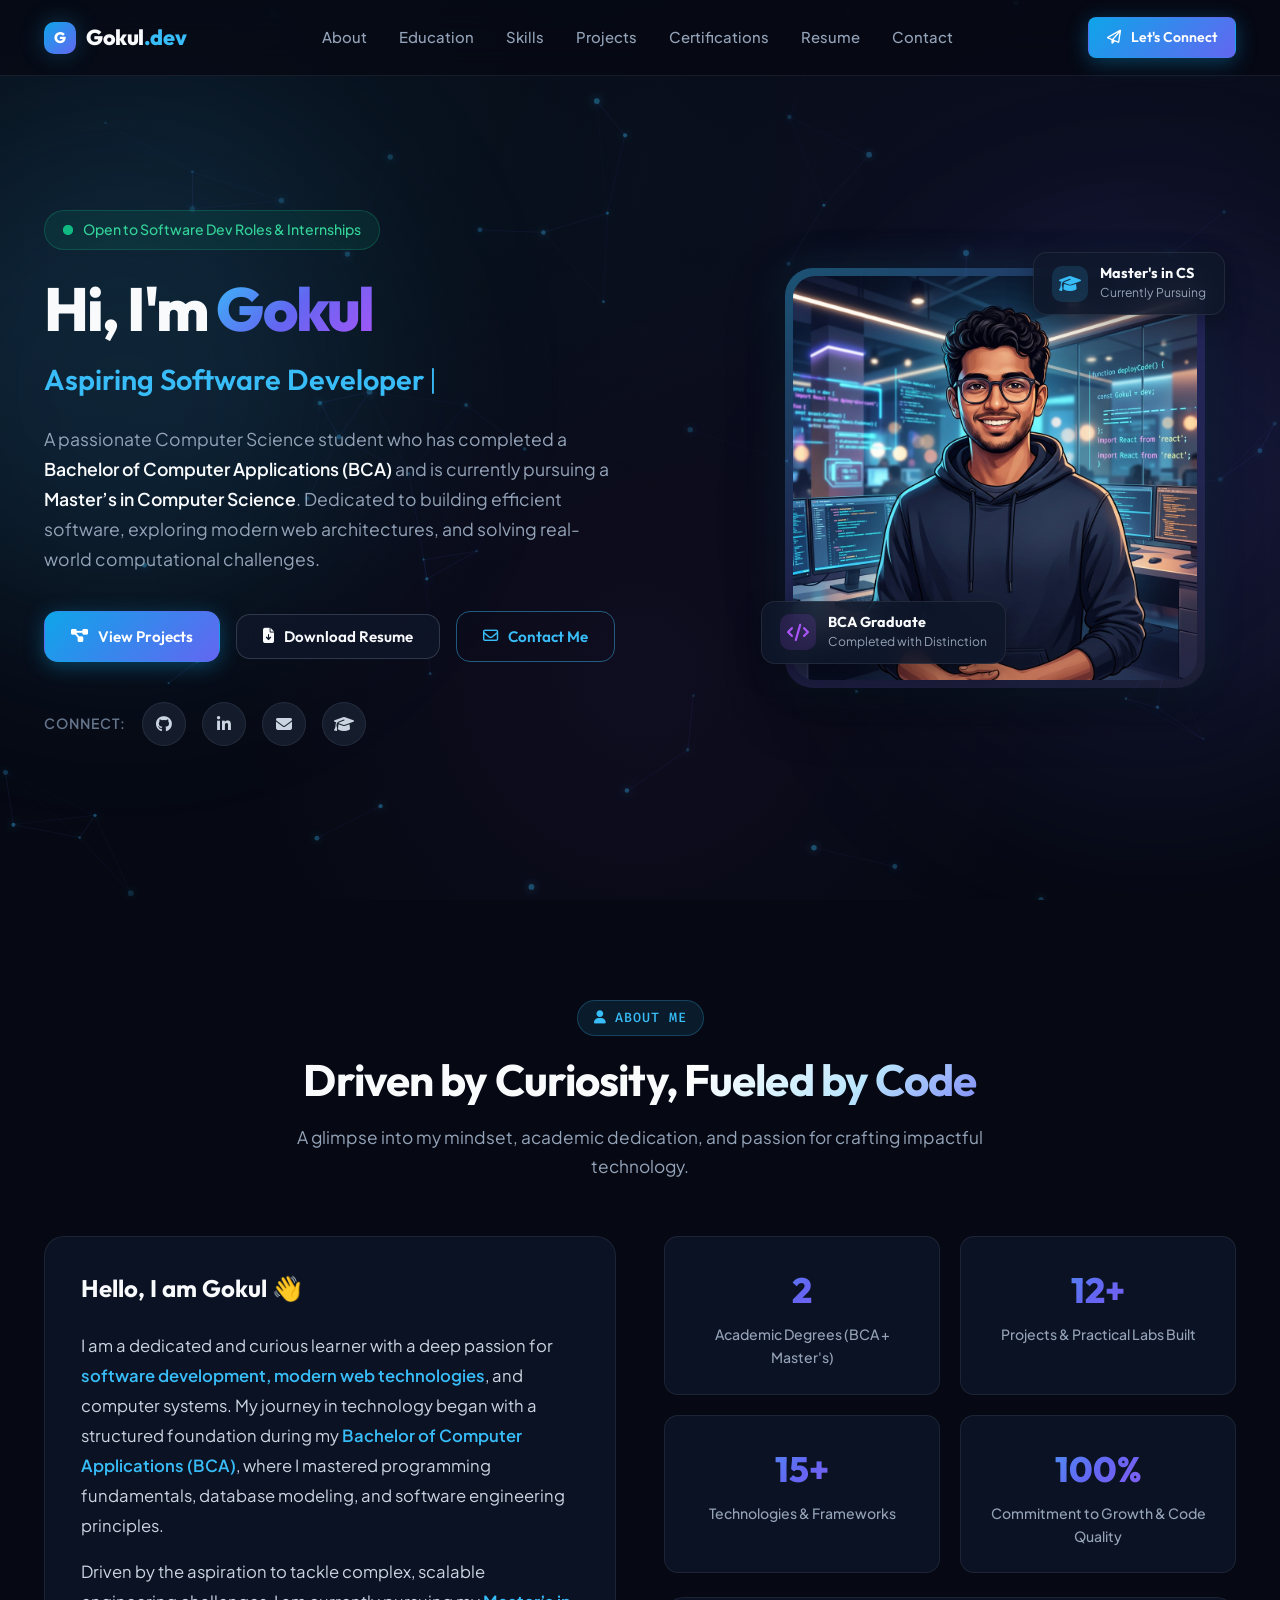
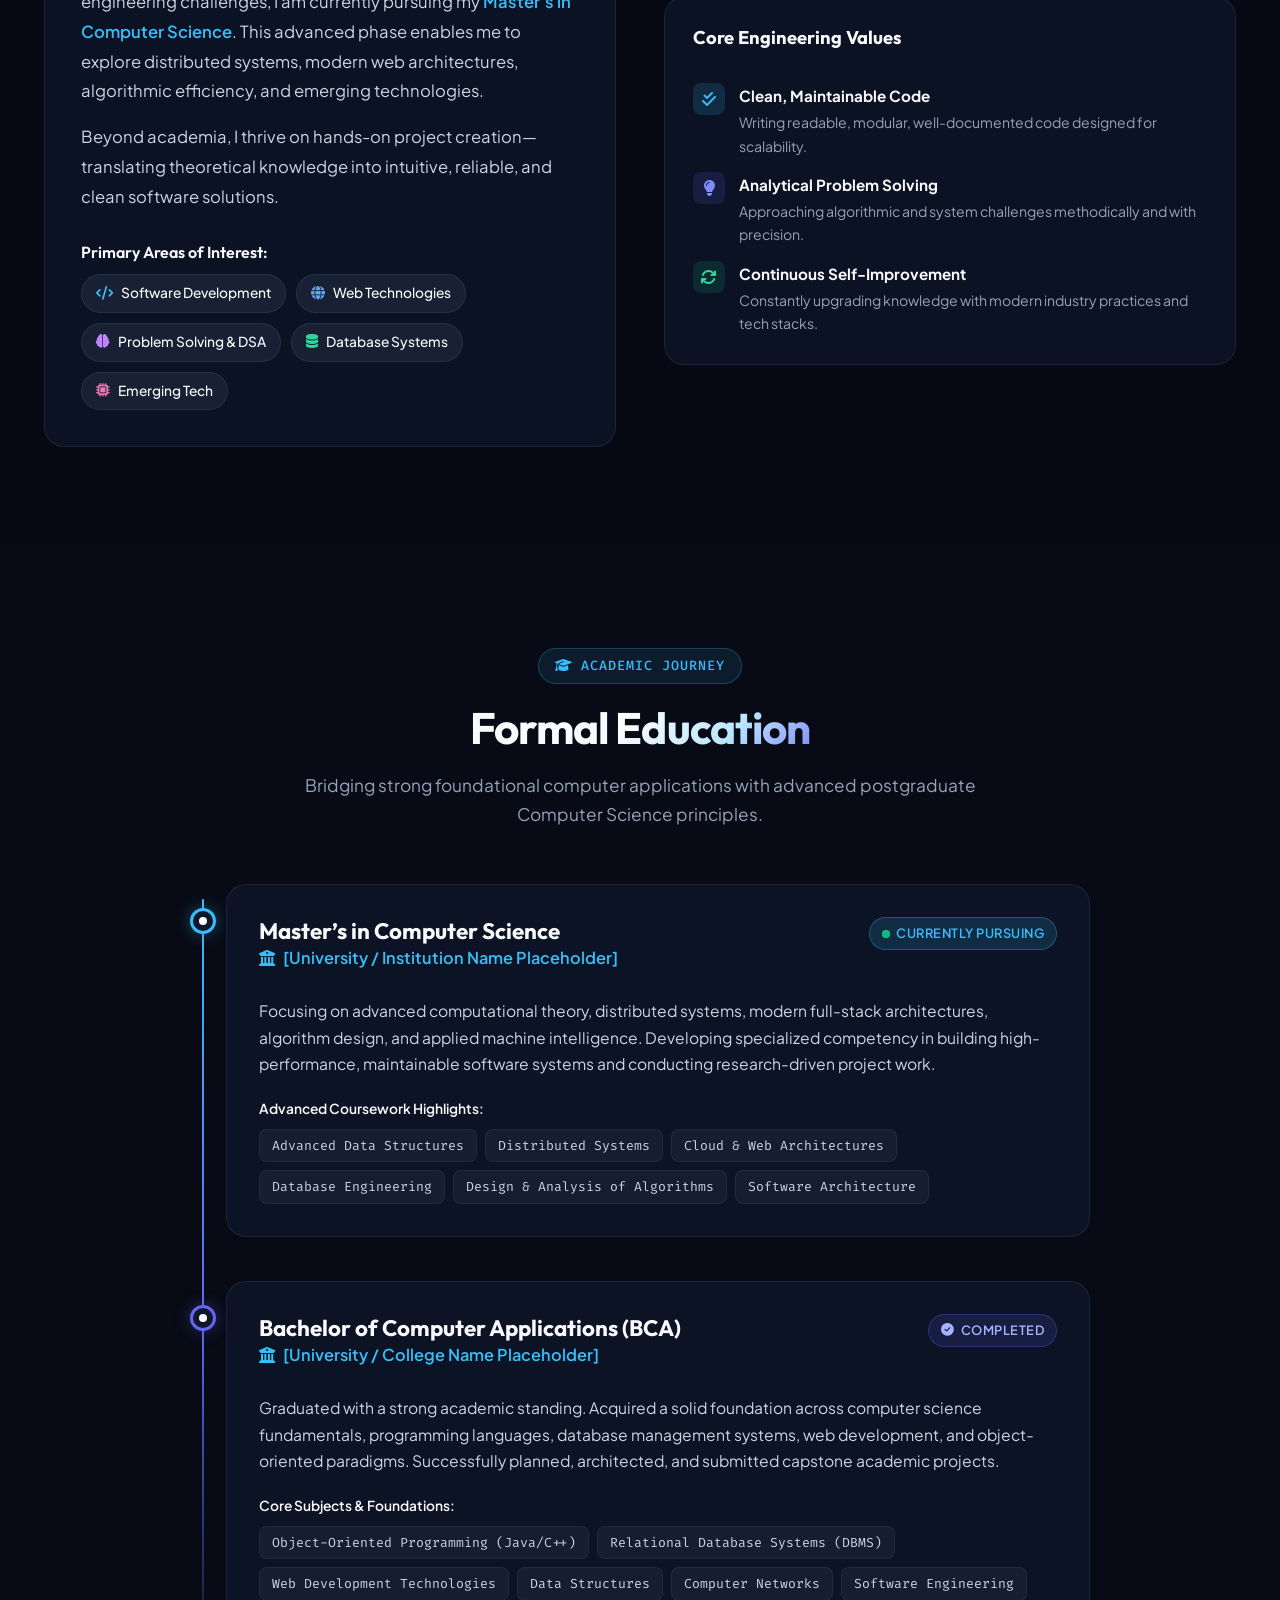
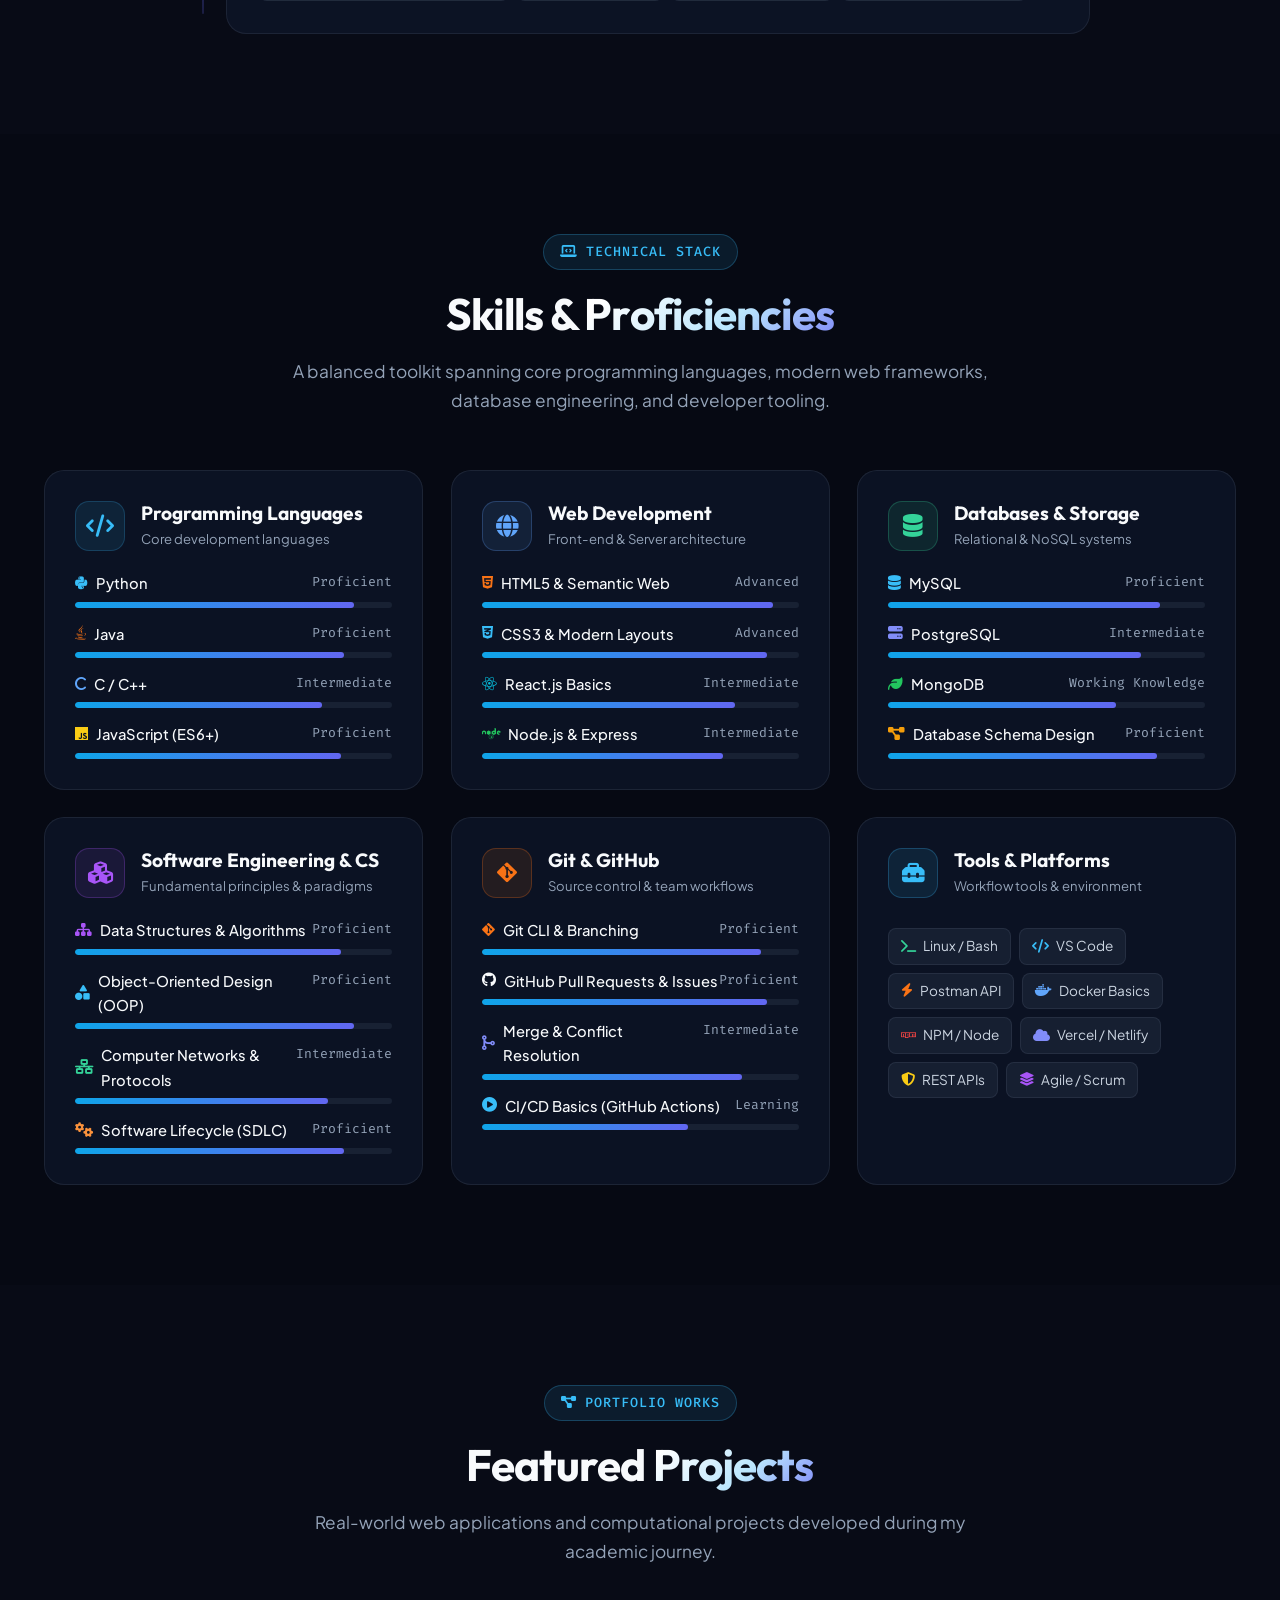
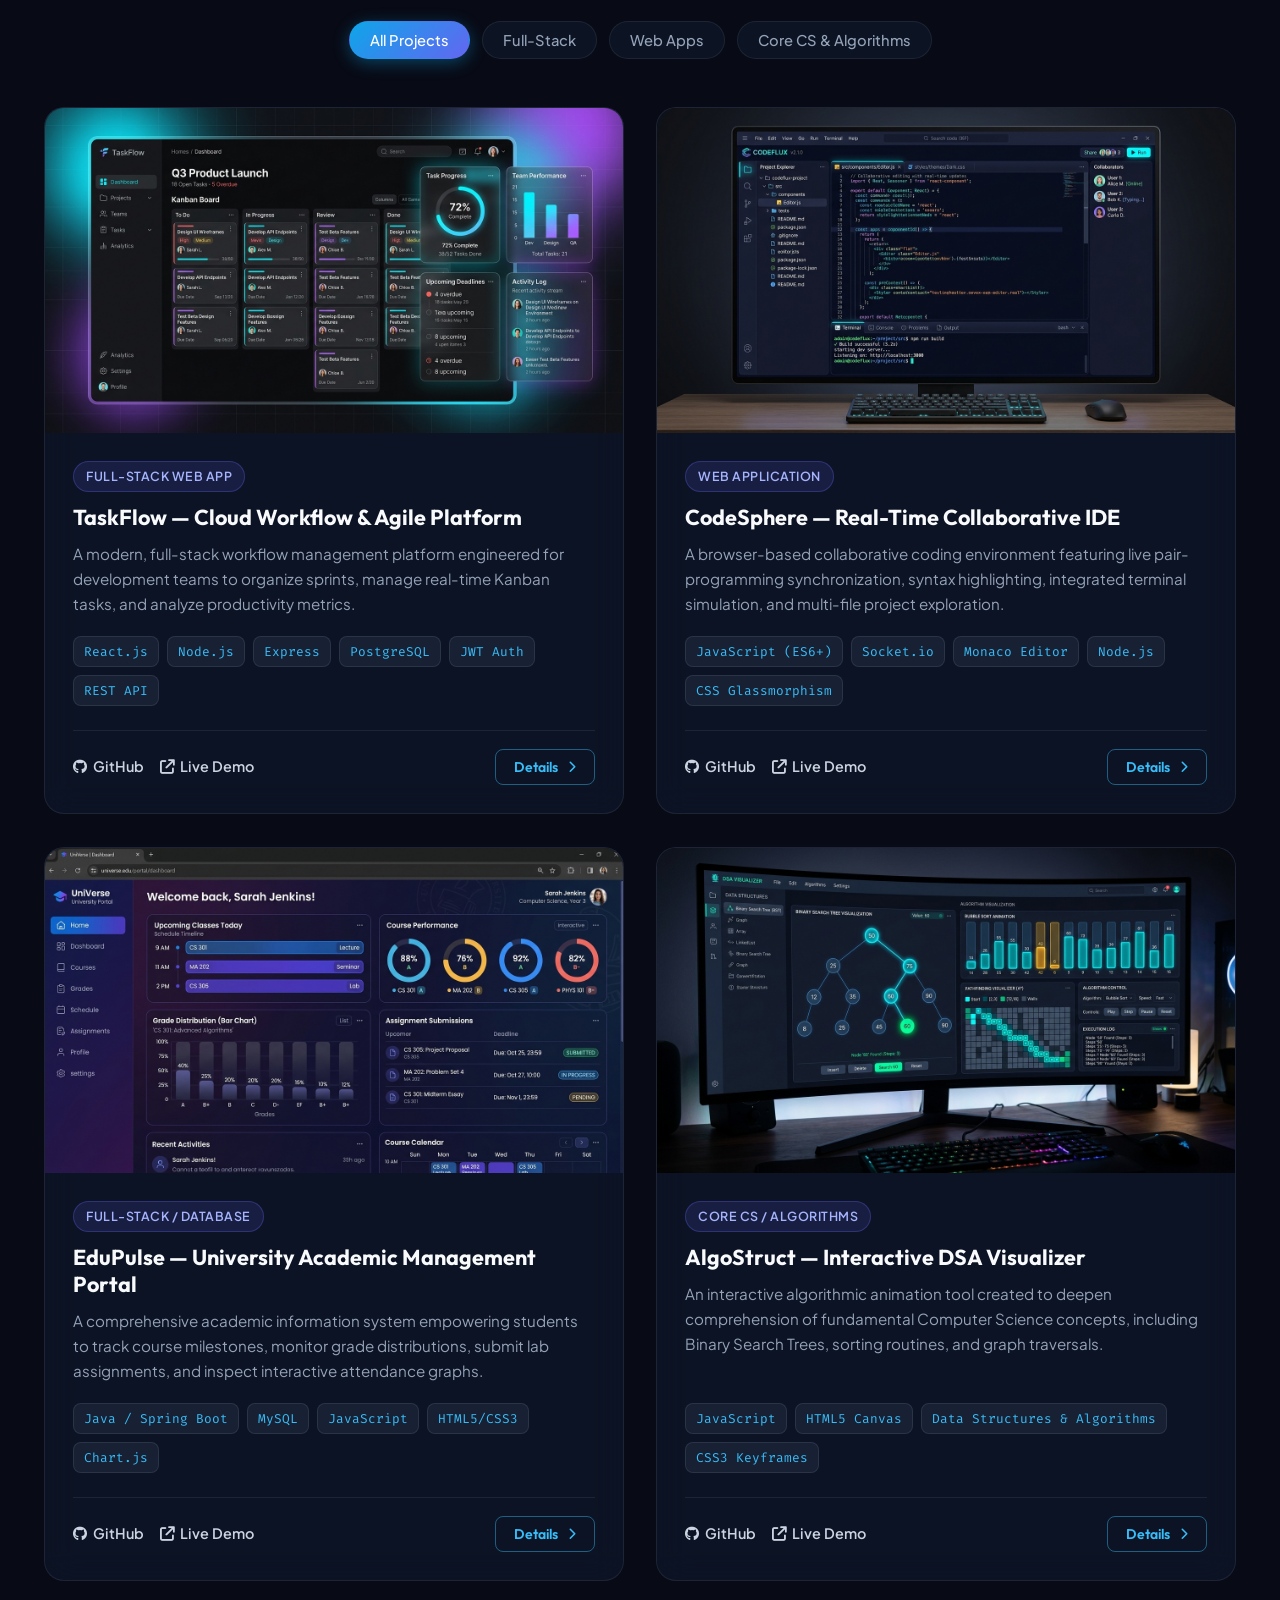
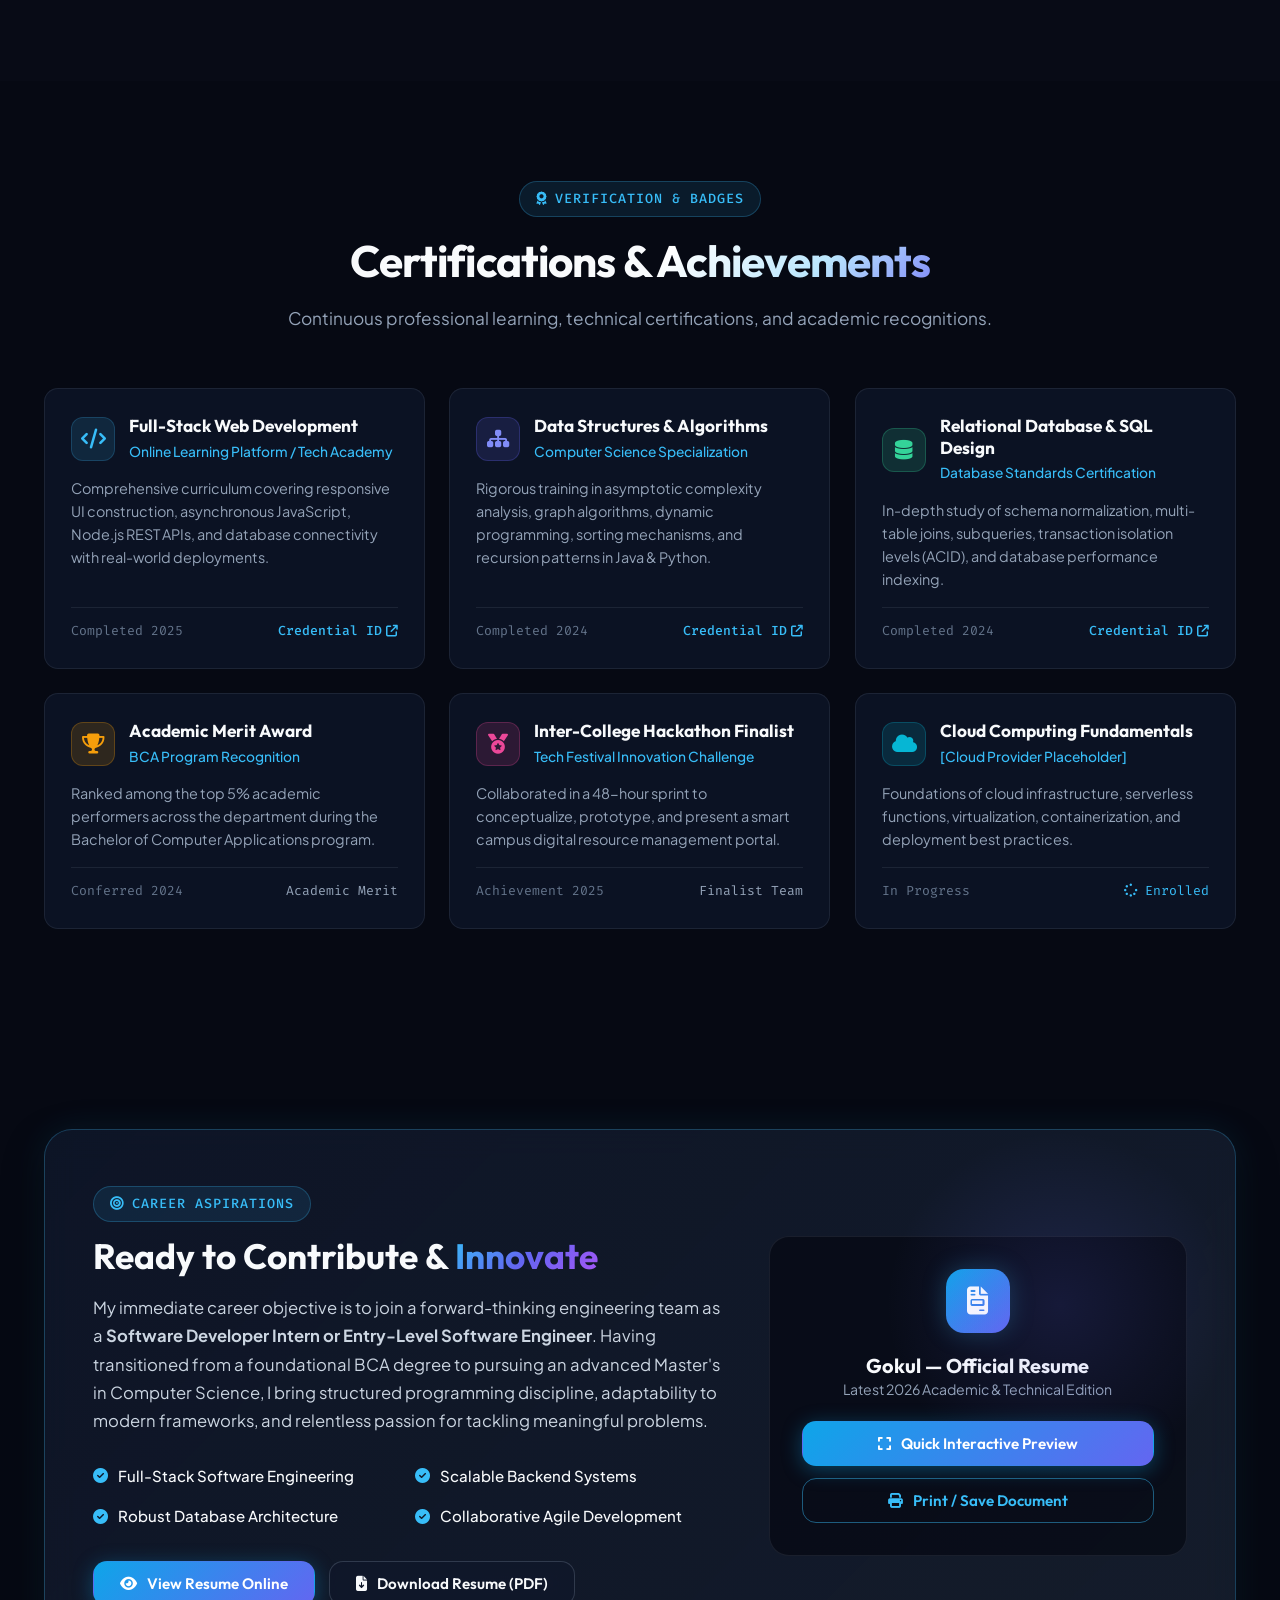
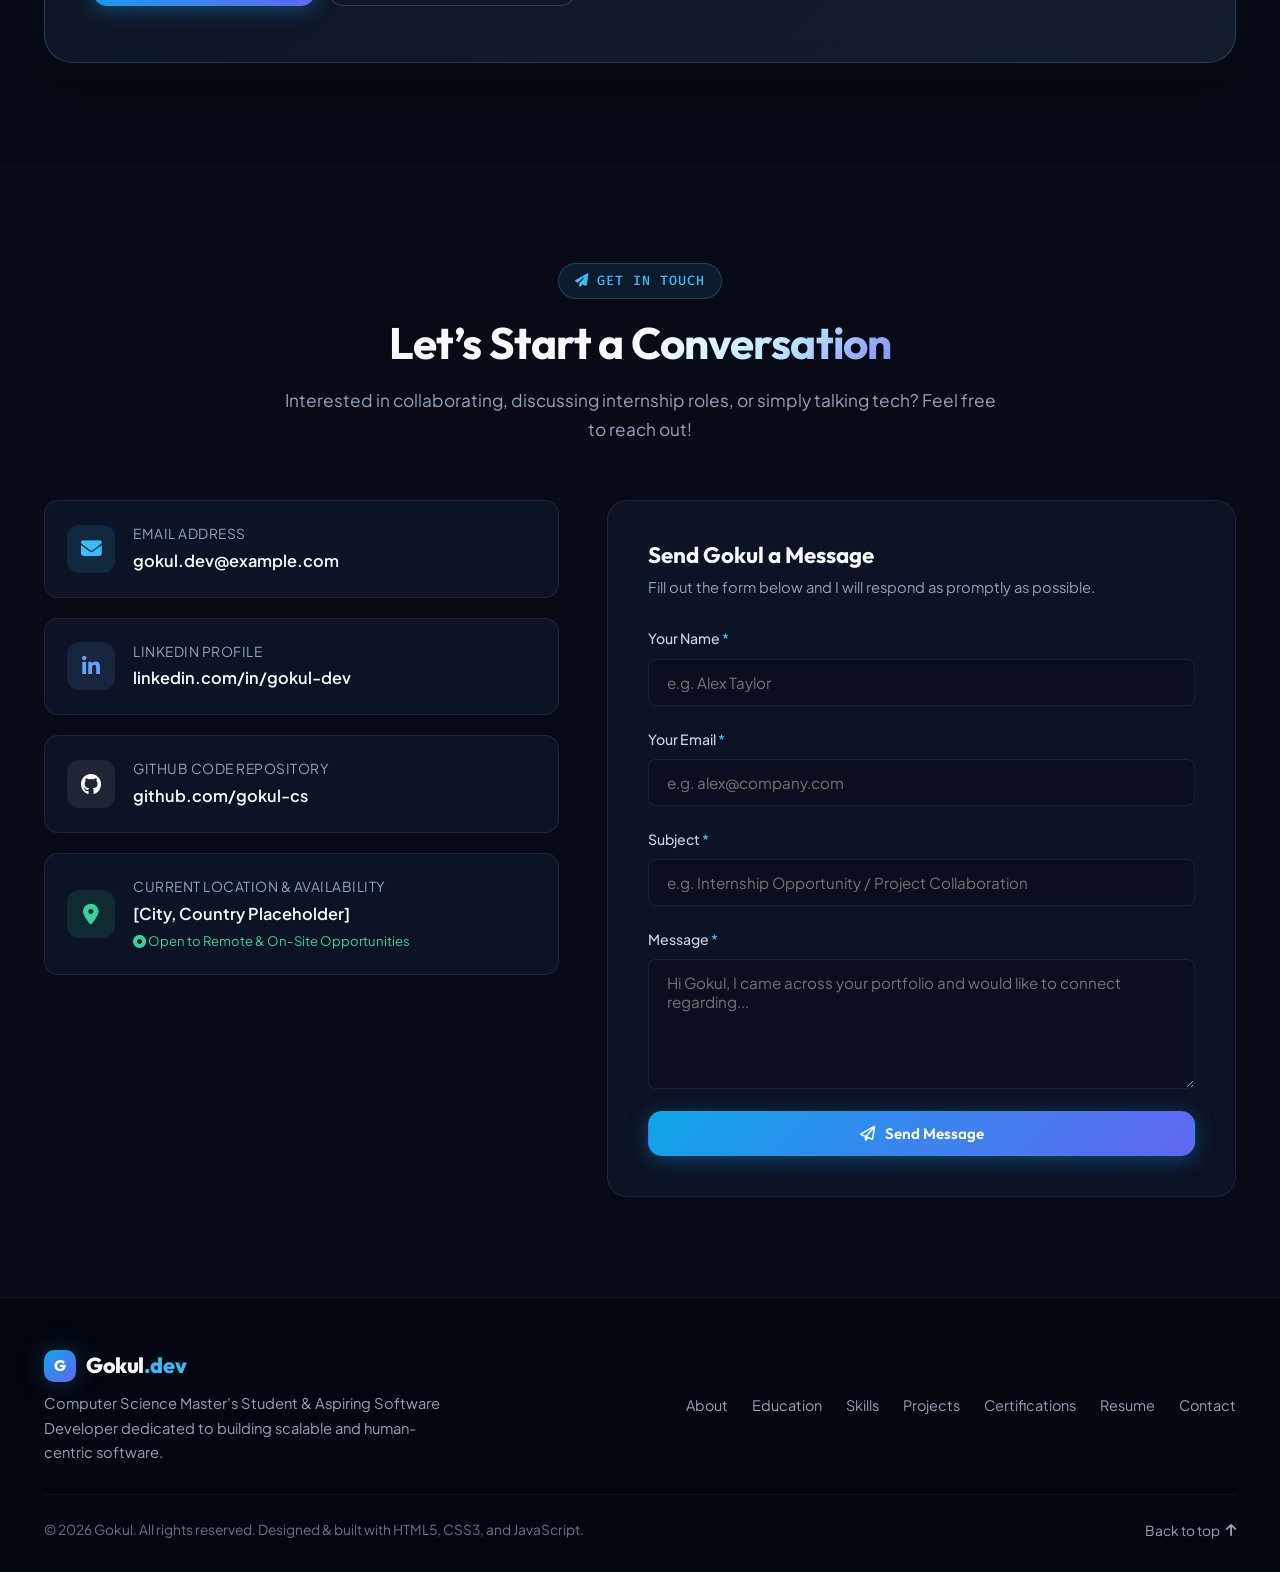
<file: index.html>
<!DOCTYPE html>
<html lang="en">
<head>
  <meta charset="UTF-8">
  <meta name="viewport" content="width=device-width, initial-scale=1.0">
  <title>Gokul | Computer Science Student & Aspiring Software Developer</title>
  <meta name="description" content="Personal portfolio of Gokul, a Computer Science student currently pursuing a Master's in CS after completing BCA. Showcasing software development skills, projects, and academic journey.">
  <meta name="author" content="Gokul">
  <meta name="keywords" content="Gokul, Computer Science, BCA, Master's in Computer Science, Software Developer, Portfolio, Web Development, Java, Python, JavaScript, Full Stack">

  <!-- Open Graph Meta Tags -->
  <meta property="og:title" content="Gokul | Computer Science Student & Aspiring Software Developer">
  <meta property="og:description" content="Explore Gokul's portfolio showcasing academic journey, technical skills, projects, and career goals in software engineering.">
  <meta property="og:type" content="website">

  <!-- Favicon / Brand Icon -->
  <link rel="icon" type="image/svg+xml" href="data:image/svg+xml,<svg xmlns='http://www.w3.org/2000/svg' viewBox='0 0 100 100'><rect width='100' height='100' rx='20' fill='%230284c7'/><text x='50%' y='68%' font-size='56' font-family='sans-serif' font-weight='bold' fill='white' text-anchor='middle'>G</text></svg>">

  <!-- FontAwesome Icons -->
  <link rel="stylesheet" href="https://cdnjs.cloudflare.com/ajax/libs/font-awesome/6.5.1/css/all.min.css" integrity="sha512-DTOQO9RWCH3ppGqcWaEA1BIZOC6xxalwEsw9c2QQeAIftl+Vegovlnee1c9QX4TctnWMn13TZye+giMm8e2LwA==" crossorigin="anonymous" referrerpolicy="no-referrer" />

  <!-- Stylesheets -->
  <link rel="stylesheet" href="css/animations.css">
  <link rel="stylesheet" href="css/style.css">
</head>
<body>

  <!-- ========================================================================
       HEADER & NAVIGATION BAR
       ======================================================================== -->
  <header class="site-header" id="site-header">
    <div class="container nav-container">
      <a href="#hero" class="brand-logo" aria-label="Gokul Home">
        <span class="brand-badge">G</span>
        <span>Gokul<span class="dot">.dev</span></span>
      </a>

      <!-- Desktop Nav Menu -->
      <nav class="nav-links" id="desktop-nav" aria-label="Primary Navigation">
        <a href="#about" class="nav-link">About</a>
        <a href="#education" class="nav-link">Education</a>
        <a href="#skills" class="nav-link">Skills</a>
        <a href="#projects" class="nav-link">Projects</a>
        <a href="#certifications" class="nav-link">Certifications</a>
        <a href="#resume" class="nav-link">Resume</a>
        <a href="#contact" class="nav-link">Contact</a>
      </nav>

      <!-- Nav CTA & Mobile Toggle -->
      <div class="nav-actions">
        <a href="#contact" class="btn btn-sm btn-primary nav-cta-desktop">
          <i class="fa-regular fa-paper-plane"></i> Let's Connect
        </a>
        <button type="button" class="mobile-nav-toggle" id="mobile-nav-toggle" aria-label="Toggle navigation menu">
          <i class="fa-solid fa-bars"></i>
        </button>
      </div>
    </div>
  </header>

  <!-- Mobile Drawer Menu -->
  <aside class="mobile-drawer" id="mobile-drawer" aria-label="Mobile Navigation">
    <a href="#about" class="nav-link"><i class="fa-solid fa-user"></i> &nbsp;About</a>
    <a href="#education" class="nav-link"><i class="fa-solid fa-graduation-cap"></i> &nbsp;Education</a>
    <a href="#skills" class="nav-link"><i class="fa-solid fa-code"></i> &nbsp;Skills</a>
    <a href="#projects" class="nav-link"><i class="fa-solid fa-laptop-code"></i> &nbsp;Projects</a>
    <a href="#certifications" class="nav-link"><i class="fa-solid fa-certificate"></i> &nbsp;Certifications</a>
    <a href="#resume" class="nav-link"><i class="fa-solid fa-file-lines"></i> &nbsp;Resume</a>
    <a href="#contact" class="nav-link"><i class="fa-solid fa-envelope"></i> &nbsp;Contact</a>
    <div style="margin-top: auto; display: flex; flex-direction: column; gap: 10px;">
      <a href="#contact" class="btn btn-primary" style="width: 100%;">
        <i class="fa-regular fa-paper-plane"></i> Contact Me
      </a>
      <button type="button" class="btn btn-secondary" onclick="openResumeModal()" style="width: 100%;">
        <i class="fa-solid fa-download"></i> Download Resume
      </button>
    </div>
  </aside>
  <div class="drawer-backdrop" id="drawer-backdrop"></div>

  <!-- ========================================================================
       HERO SECTION
       ======================================================================== -->
  <section class="hero-section" id="hero">
    <!-- Ambient Particle Canvas Background -->
    <canvas id="particle-canvas" aria-hidden="true"></canvas>

    <!-- Glowing Background Blobs -->
    <div class="hero-glow-blob hero-glow-1" aria-hidden="true"></div>
    <div class="hero-glow-blob hero-glow-2" aria-hidden="true"></div>

    <div class="container hero-grid">
      <!-- Left Content -->
      <div class="hero-content">
        <!-- Availability Status Badge -->
        <div class="status-badge floating-element">
          <span class="pulse-indicator"></span>
          <span>Open to Software Dev Roles & Internships</span>
        </div>

        <h1 class="hero-title">
          Hi, I'm <span class="gradient-accent-text">Gokul</span>
        </h1>

        <!-- Typewriter Animated Tagline -->
        <div class="typewriter-wrapper">
          <span id="typewriter-text"></span>
          <span class="typed-cursor">|</span>
        </div>

        <p class="hero-desc">
          A passionate Computer Science student who has completed a <strong>Bachelor of Computer Applications (BCA)</strong> and is currently pursuing a <strong>Master’s in Computer Science</strong>. Dedicated to building efficient software, exploring modern web architectures, and solving real-world computational challenges.
        </p>

        <!-- CTA Buttons Group (Required: View Projects, Download Resume, Contact Me) -->
        <div class="hero-cta-group">
          <a href="#projects" class="btn btn-primary" id="btn-view-projects">
            <i class="fa-solid fa-diagram-project"></i> View Projects
          </a>
          <button type="button" class="btn btn-secondary" id="btn-download-resume" onclick="openResumeModal()">
            <i class="fa-solid fa-file-arrow-down"></i> Download Resume
          </button>
          <a href="#contact" class="btn btn-outline" id="btn-contact-me">
            <i class="fa-regular fa-envelope"></i> Contact Me
          </a>
        </div>

        <!-- Social Media / Professional Links -->
        <div class="hero-socials">
          <span class="hero-socials-label">Connect:</span>
          <a href="https://github.com/gokul-cs" target="_blank" rel="noopener noreferrer" class="btn-icon" title="GitHub Profile">
            <i class="fa-brands fa-github"></i>
          </a>
          <a href="https://linkedin.com/in/gokul-dev" target="_blank" rel="noopener noreferrer" class="btn-icon" title="LinkedIn Profile">
            <i class="fa-brands fa-linkedin-in"></i>
          </a>
          <a href="mailto:gokul.dev@example.com" class="btn-icon" title="Email Gokul">
            <i class="fa-solid fa-envelope"></i>
          </a>
          <a href="#education" class="btn-icon" title="Academic Background">
            <i class="fa-solid fa-graduation-cap"></i>
          </a>
        </div>
      </div>

      <!-- Right Visual (Avatar & Floating Tech Badges) -->
      <div class="hero-visual">
        <div class="hero-card-container">
          <!-- Floating Badge Top Right -->
          <div class="floating-badge floating-badge-1 floating-element">
            <div class="badge-icon blue">
              <i class="fa-solid fa-graduation-cap"></i>
            </div>
            <div>
              <div class="badge-text-title">Master's in CS</div>
              <div class="badge-text-sub">Currently Pursuing</div>
            </div>
          </div>

          <!-- Avatar Image Frame -->
          <div class="avatar-frame">
            <img src="assets/images/gokul-avatar.jpg" alt="Portrait illustration of Gokul, Computer Science Student and Software Developer" width="400" height="400">
          </div>

          <!-- Floating Badge Bottom Left -->
          <div class="floating-badge floating-badge-2 floating-element-reverse">
            <div class="badge-icon purple">
              <i class="fa-solid fa-code"></i>
            </div>
            <div>
              <div class="badge-text-title">BCA Graduate</div>
              <div class="badge-text-sub">Completed with Distinction</div>
            </div>
          </div>
        </div>
      </div>
    </div>
  </section>

  <!-- ========================================================================
       ABOUT ME SECTION
       ======================================================================== -->
  <section class="section" id="about">
    <div class="container">
      <div class="section-header reveal-on-scroll">
        <div class="section-tag"><i class="fa-solid fa-user"></i> About Me</div>
        <h2 class="section-title">Driven by Curiosity, <span class="gradient-text">Fueled by Code</span></h2>
        <p class="section-subtitle">A glimpse into my mindset, academic dedication, and passion for crafting impactful technology.</p>
      </div>

      <div class="about-grid">
        <!-- Story & Bio Card -->
        <div class="about-card reveal-on-scroll reveal-delay-1">
          <h3 style="font-size: 1.5rem; color: var(--text-primary); margin-bottom: 8px;">
            Hello, I am Gokul 👋
          </h3>
          <div class="about-text">
            <p>
              I am a dedicated and curious learner with a deep passion for <span class="highlight">software development, modern web technologies</span>, and computer systems. My journey in technology began with a structured foundation during my <span class="highlight">Bachelor of Computer Applications (BCA)</span>, where I mastered programming fundamentals, database modeling, and software engineering principles.
            </p>
            <p>
              Driven by the aspiration to tackle complex, scalable engineering challenges, I am currently pursuing my <span class="highlight">Master’s in Computer Science</span>. This advanced phase enables me to explore distributed systems, modern web architectures, algorithmic efficiency, and emerging technologies.
            </p>
            <p>
              Beyond academia, I thrive on hands-on project creation—translating theoretical knowledge into intuitive, reliable, and clean software solutions.
            </p>
          </div>

          <div style="margin-top: 10px;">
            <h4 style="font-size: 1rem; color: var(--text-primary); margin-bottom: 12px; font-weight: 600;">
              Primary Areas of Interest:
            </h4>
            <div class="interest-tags">
              <span class="interest-tag"><i class="fa-solid fa-code" style="color: var(--cyan);"></i> Software Development</span>
              <span class="interest-tag"><i class="fa-solid fa-globe" style="color: #60a5fa;"></i> Web Technologies</span>
              <span class="interest-tag"><i class="fa-solid fa-brain" style="color: #c084fc;"></i> Problem Solving & DSA</span>
              <span class="interest-tag"><i class="fa-solid fa-database" style="color: #34d399;"></i> Database Systems</span>
              <span class="interest-tag"><i class="fa-solid fa-microchip" style="color: #f472b6;"></i> Emerging Tech</span>
            </div>
          </div>
        </div>

        <!-- Stats & Philosophy Grid -->
        <div style="display: flex; flex-direction: column; gap: 24px;" class="reveal-on-scroll reveal-delay-2">
          <!-- Quick Facts Counters -->
          <div class="stats-grid">
            <div class="stat-card">
              <div class="stat-number" data-target="2" data-suffix="">2</div>
              <div class="stat-label">Academic Degrees (BCA + Master's)</div>
            </div>
            <div class="stat-card">
              <div class="stat-number" data-target="12" data-suffix="+">12+</div>
              <div class="stat-label">Projects & Practical Labs Built</div>
            </div>
            <div class="stat-card">
              <div class="stat-number" data-target="15" data-suffix="+">15+</div>
              <div class="stat-label">Technologies & Frameworks</div>
            </div>
            <div class="stat-card">
              <div class="stat-number" data-target="100" data-suffix="%">100%</div>
              <div class="stat-label">Commitment to Growth & Code Quality</div>
            </div>
          </div>

          <!-- Values Card -->
          <div class="about-card" style="padding: 28px;">
            <h4 style="font-size: 1.15rem; color: var(--text-primary); margin-bottom: 14px;">
              Core Engineering Values
            </h4>
            <div style="display: flex; flex-direction: column; gap: 14px;">
              <div style="display: flex; gap: 14px; align-items: flex-start;">
                <div style="width: 32px; height: 32px; border-radius: 8px; background: rgba(56, 189, 248, 0.15); display: flex; align-items: center; justify-content: center; color: var(--cyan); flex-shrink: 0;">
                  <i class="fa-solid fa-check-double"></i>
                </div>
                <div>
                  <strong style="color: var(--text-primary); font-size: 0.95rem;">Clean, Maintainable Code</strong>
                  <p style="font-size: 0.88rem; color: var(--text-muted); margin-top: 2px;">Writing readable, modular, well-documented code designed for scalability.</p>
                </div>
              </div>
              <div style="display: flex; gap: 14px; align-items: flex-start;">
                <div style="width: 32px; height: 32px; border-radius: 8px; background: rgba(99, 102, 241, 0.15); display: flex; align-items: center; justify-content: center; color: #818cf8; flex-shrink: 0;">
                  <i class="fa-solid fa-lightbulb"></i>
                </div>
                <div>
                  <strong style="color: var(--text-primary); font-size: 0.95rem;">Analytical Problem Solving</strong>
                  <p style="font-size: 0.88rem; color: var(--text-muted); margin-top: 2px;">Approaching algorithmic and system challenges methodically and with precision.</p>
                </div>
              </div>
              <div style="display: flex; gap: 14px; align-items: flex-start;">
                <div style="width: 32px; height: 32px; border-radius: 8px; background: rgba(16, 185, 129, 0.15); display: flex; align-items: center; justify-content: center; color: #34d399; flex-shrink: 0;">
                  <i class="fa-solid fa-arrows-rotate"></i>
                </div>
                <div>
                  <strong style="color: var(--text-primary); font-size: 0.95rem;">Continuous Self-Improvement</strong>
                  <p style="font-size: 0.88rem; color: var(--text-muted); margin-top: 2px;">Constantly upgrading knowledge with modern industry practices and tech stacks.</p>
                </div>
              </div>
            </div>
          </div>
        </div>
      </div>
    </div>
  </section>

  <!-- ========================================================================
       EDUCATION SECTION
       ======================================================================== -->
  <section class="section" id="education" style="background: rgba(10, 15, 29, 0.4);">
    <div class="container">
      <div class="section-header reveal-on-scroll">
        <div class="section-tag"><i class="fa-solid fa-graduation-cap"></i> Academic Journey</div>
        <h2 class="section-title">Formal <span class="gradient-text">Education</span></h2>
        <p class="section-subtitle">Bridging strong foundational computer applications with advanced postgraduate Computer Science principles.</p>
      </div>

      <div class="education-timeline">
        <!-- Milestone 1: Master's in Computer Science -->
        <div class="timeline-item reveal-on-scroll">
          <div class="timeline-dot">
            <div class="timeline-dot-inner"></div>
          </div>
          <div class="timeline-card">
            <div class="timeline-card-header">
              <div>
                <h3 class="degree-title">Master’s in Computer Science</h3>
                <div class="timeline-institution">
                  <i class="fa-solid fa-building-columns"></i>
                  <span>[University / Institution Name Placeholder]</span>
                </div>
              </div>
              <span class="status-tag active">
                <span class="pulse-indicator" style="width: 8px; height: 8px;"></span> Currently Pursuing
              </span>
            </div>

            <p class="timeline-desc">
              Focusing on advanced computational theory, distributed systems, modern full-stack architectures, algorithm design, and applied machine intelligence. Developing specialized competency in building high-performance, maintainable software systems and conducting research-driven project work.
            </p>

            <div>
              <div style="font-size: 0.86rem; color: var(--text-primary); font-weight: 600; margin-bottom: 8px;">
                Advanced Coursework Highlights:
              </div>
              <div class="coursework-container">
                <span class="course-pill">Advanced Data Structures</span>
                <span class="course-pill">Distributed Systems</span>
                <span class="course-pill">Cloud & Web Architectures</span>
                <span class="course-pill">Database Engineering</span>
                <span class="course-pill">Design & Analysis of Algorithms</span>
                <span class="course-pill">Software Architecture</span>
              </div>
            </div>
          </div>
        </div>

        <!-- Milestone 2: Bachelor of Computer Applications (BCA) -->
        <div class="timeline-item reveal-on-scroll reveal-delay-1">
          <div class="timeline-dot completed">
            <div class="timeline-dot-inner"></div>
          </div>
          <div class="timeline-card">
            <div class="timeline-card-header">
              <div>
                <h3 class="degree-title">Bachelor of Computer Applications (BCA)</h3>
                <div class="timeline-institution">
                  <i class="fa-solid fa-building-columns"></i>
                  <span>[University / College Name Placeholder]</span>
                </div>
              </div>
              <span class="status-tag done">
                <i class="fa-solid fa-circle-check"></i> Completed
              </span>
            </div>

            <p class="timeline-desc">
              Graduated with a strong academic standing. Acquired a solid foundation across computer science fundamentals, programming languages, database management systems, web development, and object-oriented paradigms. Successfully planned, architected, and submitted capstone academic projects.
            </p>

            <div>
              <div style="font-size: 0.86rem; color: var(--text-primary); font-weight: 600; margin-bottom: 8px;">
                Core Subjects & Foundations:
              </div>
              <div class="coursework-container">
                <span class="course-pill">Object-Oriented Programming (Java/C++)</span>
                <span class="course-pill">Relational Database Systems (DBMS)</span>
                <span class="course-pill">Web Development Technologies</span>
                <span class="course-pill">Data Structures</span>
                <span class="course-pill">Computer Networks</span>
                <span class="course-pill">Software Engineering</span>
              </div>
            </div>
          </div>
        </div>
      </div>
    </div>
  </section>

  <!-- ========================================================================
       SKILLS SECTION
       ======================================================================== -->
  <section class="section" id="skills">
    <div class="container">
      <div class="section-header reveal-on-scroll">
        <div class="section-tag"><i class="fa-solid fa-laptop-code"></i> Technical Stack</div>
        <h2 class="section-title">Skills & <span class="gradient-text">Proficiencies</span></h2>
        <p class="section-subtitle">A balanced toolkit spanning core programming languages, modern web frameworks, database engineering, and developer tooling.</p>
      </div>

      <div class="skills-grid">
        <!-- 1. Programming Languages -->
        <div class="skill-card reveal-on-scroll">
          <div class="skill-card-top">
            <div class="skill-icon-wrap">
              <i class="fa-solid fa-code"></i>
            </div>
            <div>
              <h3 class="skill-category-name">Programming Languages</h3>
              <span style="font-size: 0.82rem; color: var(--text-muted);">Core development languages</span>
            </div>
          </div>
          <div class="skill-items-list">
            <div class="skill-item">
              <div class="skill-info">
                <span class="skill-name"><i class="fa-brands fa-python" style="color: #38bdf8;"></i> Python</span>
                <span class="skill-level">Proficient</span>
              </div>
              <div class="skill-bar"><div class="skill-fill" style="width: 88%;"></div></div>
            </div>
            <div class="skill-item">
              <div class="skill-info">
                <span class="skill-name"><i class="fa-brands fa-java" style="color: #f97316;"></i> Java</span>
                <span class="skill-level">Proficient</span>
              </div>
              <div class="skill-bar"><div class="skill-fill" style="width: 85%;"></div></div>
            </div>
            <div class="skill-item">
              <div class="skill-info">
                <span class="skill-name"><i class="fa-solid fa-c" style="color: #60a5fa;"></i> C / C++</span>
                <span class="skill-level">Intermediate</span>
              </div>
              <div class="skill-bar"><div class="skill-fill" style="width: 78%;"></div></div>
            </div>
            <div class="skill-item">
              <div class="skill-info">
                <span class="skill-name"><i class="fa-brands fa-js" style="color: #facc15;"></i> JavaScript (ES6+)</span>
                <span class="skill-level">Proficient</span>
              </div>
              <div class="skill-bar"><div class="skill-fill" style="width: 84%;"></div></div>
            </div>
          </div>
        </div>

        <!-- 2. Web Development -->
        <div class="skill-card reveal-on-scroll reveal-delay-1">
          <div class="skill-card-top">
            <div class="skill-icon-wrap" style="color: #60a5fa; background: rgba(96, 165, 250, 0.1); border-color: rgba(96, 165, 250, 0.25);">
              <i class="fa-solid fa-globe"></i>
            </div>
            <div>
              <h3 class="skill-category-name">Web Development</h3>
              <span style="font-size: 0.82rem; color: var(--text-muted);">Front-end & Server architecture</span>
            </div>
          </div>
          <div class="skill-items-list">
            <div class="skill-item">
              <div class="skill-info">
                <span class="skill-name"><i class="fa-brands fa-html5" style="color: #f97316;"></i> HTML5 & Semantic Web</span>
                <span class="skill-level">Advanced</span>
              </div>
              <div class="skill-bar"><div class="skill-fill" style="width: 92%;"></div></div>
            </div>
            <div class="skill-item">
              <div class="skill-info">
                <span class="skill-name"><i class="fa-brands fa-css3-alt" style="color: #38bdf8;"></i> CSS3 & Modern Layouts</span>
                <span class="skill-level">Advanced</span>
              </div>
              <div class="skill-bar"><div class="skill-fill" style="width: 90%;"></div></div>
            </div>
            <div class="skill-item">
              <div class="skill-info">
                <span class="skill-name"><i class="fa-brands fa-react" style="color: #06b6d4;"></i> React.js Basics</span>
                <span class="skill-level">Intermediate</span>
              </div>
              <div class="skill-bar"><div class="skill-fill" style="width: 80%;"></div></div>
            </div>
            <div class="skill-item">
              <div class="skill-info">
                <span class="skill-name"><i class="fa-brands fa-node" style="color: #22c55e;"></i> Node.js & Express</span>
                <span class="skill-level">Intermediate</span>
              </div>
              <div class="skill-bar"><div class="skill-fill" style="width: 76%;"></div></div>
            </div>
          </div>
        </div>

        <!-- 3. Databases -->
        <div class="skill-card reveal-on-scroll reveal-delay-2">
          <div class="skill-card-top">
            <div class="skill-icon-wrap" style="color: #34d399; background: rgba(52, 211, 153, 0.1); border-color: rgba(52, 211, 153, 0.25);">
              <i class="fa-solid fa-database"></i>
            </div>
            <div>
              <h3 class="skill-category-name">Databases & Storage</h3>
              <span style="font-size: 0.82rem; color: var(--text-muted);">Relational & NoSQL systems</span>
            </div>
          </div>
          <div class="skill-items-list">
            <div class="skill-item">
              <div class="skill-info">
                <span class="skill-name"><i class="fa-solid fa-database" style="color: #38bdf8;"></i> MySQL</span>
                <span class="skill-level">Proficient</span>
              </div>
              <div class="skill-bar"><div class="skill-fill" style="width: 86%;"></div></div>
            </div>
            <div class="skill-item">
              <div class="skill-info">
                <span class="skill-name"><i class="fa-solid fa-server" style="color: #818cf8;"></i> PostgreSQL</span>
                <span class="skill-level">Intermediate</span>
              </div>
              <div class="skill-bar"><div class="skill-fill" style="width: 80%;"></div></div>
            </div>
            <div class="skill-item">
              <div class="skill-info">
                <span class="skill-name"><i class="fa-solid fa-leaf" style="color: #22c55e;"></i> MongoDB</span>
                <span class="skill-level">Working Knowledge</span>
              </div>
              <div class="skill-bar"><div class="skill-fill" style="width: 72%;"></div></div>
            </div>
            <div class="skill-item">
              <div class="skill-info">
                <span class="skill-name"><i class="fa-solid fa-diagram-project" style="color: #f59e0b;"></i> Database Schema Design</span>
                <span class="skill-level">Proficient</span>
              </div>
              <div class="skill-bar"><div class="skill-fill" style="width: 85%;"></div></div>
            </div>
          </div>
        </div>

        <!-- 4. Software Development & Core CS -->
        <div class="skill-card reveal-on-scroll">
          <div class="skill-card-top">
            <div class="skill-icon-wrap" style="color: #a855f7; background: rgba(168, 85, 247, 0.1); border-color: rgba(168, 85, 247, 0.25);">
              <i class="fa-solid fa-cubes"></i>
            </div>
            <div>
              <h3 class="skill-category-name">Software Engineering & CS</h3>
              <span style="font-size: 0.82rem; color: var(--text-muted);">Fundamental principles & paradigms</span>
            </div>
          </div>
          <div class="skill-items-list">
            <div class="skill-item">
              <div class="skill-info">
                <span class="skill-name"><i class="fa-solid fa-sitemap" style="color: #a855f7;"></i> Data Structures & Algorithms</span>
                <span class="skill-level">Proficient</span>
              </div>
              <div class="skill-bar"><div class="skill-fill" style="width: 84%;"></div></div>
            </div>
            <div class="skill-item">
              <div class="skill-info">
                <span class="skill-name"><i class="fa-solid fa-shapes" style="color: #38bdf8;"></i> Object-Oriented Design (OOP)</span>
                <span class="skill-level">Proficient</span>
              </div>
              <div class="skill-bar"><div class="skill-fill" style="width: 88%;"></div></div>
            </div>
            <div class="skill-item">
              <div class="skill-info">
                <span class="skill-name"><i class="fa-solid fa-network-wired" style="color: #34d399;"></i> Computer Networks & Protocols</span>
                <span class="skill-level">Intermediate</span>
              </div>
              <div class="skill-bar"><div class="skill-fill" style="width: 80%;"></div></div>
            </div>
            <div class="skill-item">
              <div class="skill-info">
                <span class="skill-name"><i class="fa-solid fa-gears" style="color: #fb923c;"></i> Software Lifecycle (SDLC)</span>
                <span class="skill-level">Proficient</span>
              </div>
              <div class="skill-bar"><div class="skill-fill" style="width: 85%;"></div></div>
            </div>
          </div>
        </div>

        <!-- 5. Git & GitHub -->
        <div class="skill-card reveal-on-scroll reveal-delay-1">
          <div class="skill-card-top">
            <div class="skill-icon-wrap" style="color: #f97316; background: rgba(249, 115, 22, 0.1); border-color: rgba(249, 115, 22, 0.25);">
              <i class="fa-brands fa-git-alt"></i>
            </div>
            <div>
              <h3 class="skill-category-name">Git & GitHub</h3>
              <span style="font-size: 0.82rem; color: var(--text-muted);">Source control & team workflows</span>
            </div>
          </div>
          <div class="skill-items-list">
            <div class="skill-item">
              <div class="skill-info">
                <span class="skill-name"><i class="fa-brands fa-git-alt" style="color: #f97316;"></i> Git CLI & Branching</span>
                <span class="skill-level">Proficient</span>
              </div>
              <div class="skill-bar"><div class="skill-fill" style="width: 88%;"></div></div>
            </div>
            <div class="skill-item">
              <div class="skill-info">
                <span class="skill-name"><i class="fa-brands fa-github" style="color: #f8fafc;"></i> GitHub Pull Requests & Issues</span>
                <span class="skill-level">Proficient</span>
              </div>
              <div class="skill-bar"><div class="skill-fill" style="width: 90%;"></div></div>
            </div>
            <div class="skill-item">
              <div class="skill-info">
                <span class="skill-name"><i class="fa-solid fa-code-merge" style="color: #818cf8;"></i> Merge & Conflict Resolution</span>
                <span class="skill-level">Intermediate</span>
              </div>
              <div class="skill-bar"><div class="skill-fill" style="width: 82%;"></div></div>
            </div>
            <div class="skill-item">
              <div class="skill-info">
                <span class="skill-name"><i class="fa-solid fa-circle-play" style="color: #38bdf8;"></i> CI/CD Basics (GitHub Actions)</span>
                <span class="skill-level">Learning</span>
              </div>
              <div class="skill-bar"><div class="skill-fill" style="width: 65%;"></div></div>
            </div>
          </div>
        </div>

        <!-- 6. Developer Tools & Platforms -->
        <div class="skill-card reveal-on-scroll reveal-delay-2">
          <div class="skill-card-top">
            <div class="skill-icon-wrap" style="color: #38bdf8; background: rgba(56, 189, 248, 0.1); border-color: rgba(56, 189, 248, 0.25);">
              <i class="fa-solid fa-toolbox"></i>
            </div>
            <div>
              <h3 class="skill-category-name">Tools & Platforms</h3>
              <span style="font-size: 0.82rem; color: var(--text-muted);">Workflow tools & environment</span>
            </div>
          </div>
          <div class="skill-badges-grid">
            <span class="skill-badge"><i class="fa-solid fa-terminal" style="color: #34d399;"></i> Linux / Bash</span>
            <span class="skill-badge"><i class="fa-solid fa-code" style="color: #38bdf8;"></i> VS Code</span>
            <span class="skill-badge"><i class="fa-solid fa-bolt" style="color: #f97316;"></i> Postman API</span>
            <span class="skill-badge"><i class="fa-brands fa-docker" style="color: #60a5fa;"></i> Docker Basics</span>
            <span class="skill-badge"><i class="fa-brands fa-npm" style="color: #ef4444;"></i> NPM / Node</span>
            <span class="skill-badge"><i class="fa-solid fa-cloud" style="color: #818cf8;"></i> Vercel / Netlify</span>
            <span class="skill-badge"><i class="fa-solid fa-shield-halved" style="color: #facc15;"></i> REST APIs</span>
            <span class="skill-badge"><i class="fa-solid fa-layer-group" style="color: #a855f7;"></i> Agile / Scrum</span>
          </div>
        </div>
      </div>
    </div>
  </section>

  <!-- ========================================================================
       PROJECTS SECTION
       ======================================================================== -->
  <section class="section" id="projects" style="background: rgba(10, 15, 29, 0.4);">
    <div class="container">
      <div class="section-header reveal-on-scroll">
        <div class="section-tag"><i class="fa-solid fa-diagram-project"></i> Portfolio Works</div>
        <h2 class="section-title">Featured <span class="gradient-text">Projects</span></h2>
        <p class="section-subtitle">Real-world web applications and computational projects developed during my academic journey.</p>
      </div>

      <!-- Filter Buttons -->
      <div class="projects-filter-bar reveal-on-scroll">
        <button type="button" class="filter-btn active" data-filter="all">All Projects</button>
        <button type="button" class="filter-btn" data-filter="fullstack">Full-Stack</button>
        <button type="button" class="filter-btn" data-filter="web">Web Apps</button>
        <button type="button" class="filter-btn" data-filter="algorithms">Core CS & Algorithms</button>
      </div>

      <!-- Dynamic Project Cards Container -->
      <div class="projects-grid" id="projects-container">
        <!-- Injected dynamically by js/projects.js -->
      </div>
    </div>
  </section>

  <!-- ========================================================================
       CERTIFICATIONS & ACHIEVEMENTS SECTION
       ======================================================================== -->
  <section class="section" id="certifications">
    <div class="container">
      <div class="section-header reveal-on-scroll">
        <div class="section-tag"><i class="fa-solid fa-award"></i> Verification & Badges</div>
        <h2 class="section-title">Certifications & <span class="gradient-text">Achievements</span></h2>
        <p class="section-subtitle">Continuous professional learning, technical certifications, and academic recognitions.</p>
      </div>

      <div class="cert-grid">
        <!-- Cert 1 -->
        <div class="cert-card reveal-on-scroll">
          <div class="cert-header">
            <div class="cert-icon"><i class="fa-solid fa-code"></i></div>
            <div>
              <h3 class="cert-title">Full-Stack Web Development</h3>
              <div class="cert-issuer">Online Learning Platform / Tech Academy</div>
            </div>
          </div>
          <p class="cert-desc">
            Comprehensive curriculum covering responsive UI construction, asynchronous JavaScript, Node.js REST APIs, and database connectivity with real-world deployments.
          </p>
          <div class="cert-footer">
            <span>Completed 2025</span>
            <a href="#certifications" class="cert-verify-link" title="Credential ID: [CERT-FSW-8492]">
              Credential ID <i class="fa-solid fa-arrow-up-right-from-square" style="font-size: 0.75rem;"></i>
            </a>
          </div>
        </div>

        <!-- Cert 2 -->
        <div class="cert-card reveal-on-scroll reveal-delay-1">
          <div class="cert-header">
            <div class="cert-icon" style="color: #818cf8; background: rgba(99, 102, 241, 0.15); border-color: rgba(99, 102, 241, 0.25);">
              <i class="fa-solid fa-sitemap"></i>
            </div>
            <div>
              <h3 class="cert-title">Data Structures & Algorithms</h3>
              <div class="cert-issuer">Computer Science Specialization</div>
            </div>
          </div>
          <p class="cert-desc">
            Rigorous training in asymptotic complexity analysis, graph algorithms, dynamic programming, sorting mechanisms, and recursion patterns in Java & Python.
          </p>
          <div class="cert-footer">
            <span>Completed 2024</span>
            <a href="#certifications" class="cert-verify-link" title="Credential ID: [CERT-DSA-3011]">
              Credential ID <i class="fa-solid fa-arrow-up-right-from-square" style="font-size: 0.75rem;"></i>
            </a>
          </div>
        </div>

        <!-- Cert 3 -->
        <div class="cert-card reveal-on-scroll reveal-delay-2">
          <div class="cert-header">
            <div class="cert-icon" style="color: #34d399; background: rgba(52, 211, 153, 0.15); border-color: rgba(52, 211, 153, 0.25);">
              <i class="fa-solid fa-database"></i>
            </div>
            <div>
              <h3 class="cert-title">Relational Database & SQL Design</h3>
              <div class="cert-issuer">Database Standards Certification</div>
            </div>
          </div>
          <p class="cert-desc">
            In-depth study of schema normalization, multi-table joins, subqueries, transaction isolation levels (ACID), and database performance indexing.
          </p>
          <div class="cert-footer">
            <span>Completed 2024</span>
            <a href="#certifications" class="cert-verify-link" title="Credential ID: [CERT-DB-9182]">
              Credential ID <i class="fa-solid fa-arrow-up-right-from-square" style="font-size: 0.75rem;"></i>
            </a>
          </div>
        </div>

        <!-- Achievement 1 -->
        <div class="cert-card reveal-on-scroll">
          <div class="cert-header">
            <div class="cert-icon" style="color: #f59e0b; background: rgba(245, 158, 11, 0.15); border-color: rgba(245, 158, 11, 0.25);">
              <i class="fa-solid fa-trophy"></i>
            </div>
            <div>
              <h3 class="cert-title">Academic Merit Award</h3>
              <div class="cert-issuer">BCA Program Recognition</div>
            </div>
          </div>
          <p class="cert-desc">
            Ranked among the top 5% academic performers across the department during the Bachelor of Computer Applications program.
          </p>
          <div class="cert-footer">
            <span>Conferred 2024</span>
            <span style="color: var(--text-muted);">Academic Merit</span>
          </div>
        </div>

        <!-- Achievement 2 -->
        <div class="cert-card reveal-on-scroll reveal-delay-1">
          <div class="cert-header">
            <div class="cert-icon" style="color: #ec4899; background: rgba(236, 72, 153, 0.15); border-color: rgba(236, 72, 153, 0.25);">
              <i class="fa-solid fa-medal"></i>
            </div>
            <div>
              <h3 class="cert-title">Inter-College Hackathon Finalist</h3>
              <div class="cert-issuer">Tech Festival Innovation Challenge</div>
            </div>
          </div>
          <p class="cert-desc">
            Collaborated in a 48-hour sprint to conceptualize, prototype, and present a smart campus digital resource management portal.
          </p>
          <div class="cert-footer">
            <span>Achievement 2025</span>
            <span style="color: var(--text-muted);">Finalist Team</span>
          </div>
        </div>

        <!-- Cert Placeholder -->
        <div class="cert-card reveal-on-scroll reveal-delay-2">
          <div class="cert-header">
            <div class="cert-icon" style="color: #06b6d4; background: rgba(6, 182, 212, 0.15); border-color: rgba(6, 182, 212, 0.25);">
              <i class="fa-solid fa-cloud"></i>
            </div>
            <div>
              <h3 class="cert-title">Cloud Computing Fundamentals</h3>
              <div class="cert-issuer">[Cloud Provider Placeholder]</div>
            </div>
          </div>
          <p class="cert-desc">
            Foundations of cloud infrastructure, serverless functions, virtualization, containerization, and deployment best practices.
          </p>
          <div class="cert-footer">
            <span>In Progress</span>
            <span style="color: var(--cyan);"><i class="fa-solid fa-spinner fa-spin"></i> Enrolled</span>
          </div>
        </div>
      </div>
    </div>
  </section>

  <!-- ========================================================================
       RESUME & CAREER GOALS SECTION
       ======================================================================== -->
  <section class="section" id="resume">
    <div class="container">
      <div class="resume-container reveal-on-scroll">
        <!-- Left: Goals & Vision -->
        <div class="resume-content">
          <div class="section-tag" style="margin-bottom: 12px;"><i class="fa-solid fa-bullseye"></i> Career Aspirations</div>
          <h3 style="font-size: 2.2rem; color: var(--text-primary);">
            Ready to Contribute & <span class="gradient-accent-text">Innovate</span>
          </h3>
          <p>
            My immediate career objective is to join a forward-thinking engineering team as a <strong>Software Developer Intern or Entry-Level Software Engineer</strong>. Having transitioned from a foundational BCA degree to pursuing an advanced Master's in Computer Science, I bring structured programming discipline, adaptability to modern frameworks, and relentless passion for tackling meaningful problems.
          </p>

          <div class="career-pillars">
            <div class="pillar-item">
              <i class="fa-solid fa-circle-check"></i>
              <span>Full-Stack Software Engineering</span>
            </div>
            <div class="pillar-item">
              <i class="fa-solid fa-circle-check"></i>
              <span>Scalable Backend Systems</span>
            </div>
            <div class="pillar-item">
              <i class="fa-solid fa-circle-check"></i>
              <span>Robust Database Architecture</span>
            </div>
            <div class="pillar-item">
              <i class="fa-solid fa-circle-check"></i>
              <span>Collaborative Agile Development</span>
            </div>
          </div>

          <div style="display: flex; gap: 14px; flex-wrap: wrap;">
            <button type="button" class="btn btn-primary" onclick="openResumeModal()">
              <i class="fa-solid fa-eye"></i> View Resume Online
            </button>
            <button type="button" class="btn btn-secondary" onclick="downloadResumeFile()">
              <i class="fa-solid fa-file-arrow-down"></i> Download Resume (PDF)
            </button>
          </div>
        </div>

        <!-- Right: Resume Visual Card Preview -->
        <div class="resume-card-preview">
          <div class="resume-icon-badge">
            <i class="fa-solid fa-file-invoice"></i>
          </div>
          <div>
            <h4 class="resume-preview-title">Gokul — Official Resume</h4>
            <p class="resume-preview-sub">Latest 2026 Academic & Technical Edition</p>
          </div>
          <div class="resume-btn-group">
            <button type="button" class="btn btn-primary" style="width: 100%;" onclick="openResumeModal()">
              <i class="fa-solid fa-expand"></i> Quick Interactive Preview
            </button>
            <button type="button" class="btn btn-outline" style="width: 100%;" onclick="downloadResumeFile()">
              <i class="fa-solid fa-print"></i> Print / Save Document
            </button>
          </div>
        </div>
      </div>
    </div>
  </section>

  <!-- ========================================================================
       CONTACT SECTION
       ======================================================================== -->
  <section class="section" id="contact" style="background: rgba(10, 15, 29, 0.4);">
    <div class="container">
      <div class="section-header reveal-on-scroll">
        <div class="section-tag"><i class="fa-solid fa-paper-plane"></i> Get In Touch</div>
        <h2 class="section-title">Let’s Start a <span class="gradient-text">Conversation</span></h2>
        <p class="section-subtitle">Interested in collaborating, discussing internship roles, or simply talking tech? Feel free to reach out!</p>
      </div>

      <div class="contact-grid">
        <!-- Contact Information Cards -->
        <div class="contact-info-cards reveal-on-scroll">
          <!-- Email -->
          <div class="contact-card">
            <div class="contact-card-icon">
              <i class="fa-solid fa-envelope"></i>
            </div>
            <div>
              <div class="contact-card-title">Email Address</div>
              <a href="mailto:gokul.dev@example.com" class="contact-card-value">
                gokul.dev@example.com
              </a>
            </div>
          </div>

          <!-- LinkedIn -->
          <div class="contact-card">
            <div class="contact-card-icon" style="color: #60a5fa; background: rgba(96, 165, 250, 0.12);">
              <i class="fa-brands fa-linkedin-in"></i>
            </div>
            <div>
              <div class="contact-card-title">LinkedIn Profile</div>
              <a href="https://linkedin.com/in/gokul-dev" target="_blank" rel="noopener noreferrer" class="contact-card-value">
                linkedin.com/in/gokul-dev
              </a>
            </div>
          </div>

          <!-- GitHub -->
          <div class="contact-card">
            <div class="contact-card-icon" style="color: #f8fafc; background: rgba(255, 255, 255, 0.08);">
              <i class="fa-brands fa-github"></i>
            </div>
            <div>
              <div class="contact-card-title">GitHub Code Repository</div>
              <a href="https://github.com/gokul-cs" target="_blank" rel="noopener noreferrer" class="contact-card-value">
                github.com/gokul-cs
              </a>
            </div>
          </div>

          <!-- Location & Availability -->
          <div class="contact-card">
            <div class="contact-card-icon" style="color: #34d399; background: rgba(52, 211, 153, 0.12);">
              <i class="fa-solid fa-location-dot"></i>
            </div>
            <div>
              <div class="contact-card-title">Current Location & Availability</div>
              <div class="contact-card-value">[City, Country Placeholder]</div>
              <div style="font-size: 0.82rem; color: #34d399; margin-top: 3px;">
                <i class="fa-solid fa-circle-dot"></i> Open to Remote & On-Site Opportunities
              </div>
            </div>
          </div>
        </div>

        <!-- Interactive Contact Form -->
        <div class="contact-form-card reveal-on-scroll reveal-delay-1">
          <form id="contact-form" class="contact-form" novalidate>
            <div style="margin-bottom: 6px;">
              <h3 style="font-size: 1.4rem; color: var(--text-primary); margin-bottom: 6px;">
                Send Gokul a Message
              </h3>
              <p style="font-size: 0.92rem; color: var(--text-muted);">
                Fill out the form below and I will respond as promptly as possible.
              </p>
            </div>

            <!-- Full Name -->
            <div class="form-group">
              <label for="contact-name" class="form-label">Your Name <span style="color: var(--cyan);">*</span></label>
              <input type="text" id="contact-name" class="form-control" placeholder="e.g. Alex Taylor" required autocomplete="name">
              <span class="form-feedback">Please enter your name (at least 2 characters).</span>
            </div>

            <!-- Email -->
            <div class="form-group">
              <label for="contact-email" class="form-label">Your Email <span style="color: var(--cyan);">*</span></label>
              <input type="email" id="contact-email" class="form-control" placeholder="e.g. alex@company.com" required autocomplete="email">
              <span class="form-feedback">Please provide a valid email address.</span>
            </div>

            <!-- Subject -->
            <div class="form-group">
              <label for="contact-subject" class="form-label">Subject <span style="color: var(--cyan);">*</span></label>
              <input type="text" id="contact-subject" class="form-control" placeholder="e.g. Internship Opportunity / Project Collaboration" required>
              <span class="form-feedback">Please specify a subject (at least 3 characters).</span>
            </div>

            <!-- Message -->
            <div class="form-group">
              <label for="contact-message" class="form-label">Message <span style="color: var(--cyan);">*</span></label>
              <textarea id="contact-message" class="form-control" placeholder="Hi Gokul, I came across your portfolio and would like to connect regarding..." required></textarea>
              <span class="form-feedback">Please enter a message (at least 8 characters).</span>
            </div>

            <button type="submit" class="btn btn-primary" id="contact-submit-btn" style="width: 100%;">
              <i class="fa-regular fa-paper-plane"></i> Send Message
            </button>
          </form>
        </div>
      </div>
    </div>
  </section>

  <!-- ========================================================================
       FOOTER
       ======================================================================== -->
  <footer class="site-footer">
    <div class="container">
      <div class="footer-content">
        <div>
          <a href="#hero" class="brand-logo" style="margin-bottom: 8px; display: inline-flex;">
            <span class="brand-badge">G</span>
            <span>Gokul<span class="dot">.dev</span></span>
          </a>
          <p style="color: var(--text-muted); font-size: 0.92rem; max-width: 400px;">
            Computer Science Master’s Student & Aspiring Software Developer dedicated to building scalable and human-centric software.
          </p>
        </div>

        <nav class="footer-nav" aria-label="Footer Navigation">
          <a href="#about">About</a>
          <a href="#education">Education</a>
          <a href="#skills">Skills</a>
          <a href="#projects">Projects</a>
          <a href="#certifications">Certifications</a>
          <a href="#resume">Resume</a>
          <a href="#contact">Contact</a>
        </nav>
      </div>

      <div class="footer-bottom">
        <div>
          © 2026 Gokul. All rights reserved. Designed & built with HTML5, CSS3, and JavaScript.
        </div>
        <button type="button" class="back-to-top-btn" id="back-to-top">
          <span>Back to top</span>
          <i class="fa-solid fa-arrow-up"></i>
        </button>
      </div>
    </div>
  </footer>

  <!-- ========================================================================
       PROJECT DETAILS MODAL
       ======================================================================== -->
  <div class="modal" id="project-modal" role="dialog" aria-modal="true" aria-labelledby="project-modal-title">
    <div class="modal-dialog">
      <div class="modal-header">
        <h3 class="modal-title" id="project-modal-title">Project Details</h3>
        <button type="button" class="modal-close" onclick="closeProjectModal()" aria-label="Close modal">
          <i class="fa-solid fa-xmark"></i>
        </button>
      </div>
      <div class="modal-body" id="project-modal-body">
        <!-- Injected dynamically -->
      </div>
      <div class="modal-footer">
        <a href="#" target="_blank" rel="noopener noreferrer" class="btn btn-secondary" id="project-modal-github">
          <i class="fa-brands fa-github"></i> View GitHub Repo
        </a>
        <a href="#" target="_blank" rel="noopener noreferrer" class="btn btn-primary" id="project-modal-demo">
          <i class="fa-solid fa-arrow-up-right-from-square"></i> Open Live Demo
        </a>
      </div>
    </div>
  </div>

  <!-- ========================================================================
       RESUME MODAL
       ======================================================================== -->
  <div class="modal" id="resume-modal" role="dialog" aria-modal="true" aria-labelledby="resume-modal-title">
    <div class="modal-dialog" style="max-width: 860px;">
      <div class="modal-header">
        <h3 class="modal-title" id="resume-modal-title">
          <i class="fa-solid fa-file-lines" style="color: var(--cyan); margin-right: 8px;"></i> Curriculum Vitae — Gokul
        </h3>
        <button type="button" class="modal-close" onclick="closeResumeModal()" aria-label="Close modal">
          <i class="fa-solid fa-xmark"></i>
        </button>
      </div>
      <div class="modal-body">
        <div class="resume-paper">
          <!-- Summary in Modal -->
          <div style="border-bottom: 1px solid rgba(148, 163, 184, 0.2); padding-bottom: 16px; margin-bottom: 16px;">
            <h2 style="font-size: 1.5rem; color: var(--text-primary);">Gokul</h2>
            <p style="color: var(--cyan); font-weight: 600; font-size: 1rem;">Computer Science Student | Aspiring Software Developer</p>
            <div style="font-size: 0.85rem; color: var(--text-muted); margin-top: 6px; display: flex; gap: 16px; flex-wrap: wrap;">
              <span><i class="fa-solid fa-envelope"></i> gokul.dev@example.com</span>
              <span><i class="fa-brands fa-linkedin"></i> linkedin.com/in/gokul-dev</span>
              <span><i class="fa-brands fa-github"></i> github.com/gokul-cs</span>
            </div>
          </div>

          <div style="margin-bottom: 18px;">
            <h4 style="font-size: 1.05rem; color: var(--text-primary); text-transform: uppercase; letter-spacing: 0.5px; margin-bottom: 6px;">
              Education
            </h4>
            <div style="margin-bottom: 10px;">
              <div style="display: flex; justify-content: space-between; font-weight: 600; color: var(--text-primary);">
                <span>Master’s in Computer Science</span>
                <span style="color: var(--cyan); font-family: var(--font-code); font-size: 0.82rem;">Currently Pursuing</span>
              </div>
              <p style="font-size: 0.88rem; color: var(--text-muted);">[University Name Placeholder] • Focus on Advanced Algorithms, Web Architecture & Systems</p>
            </div>
            <div>
              <div style="display: flex; justify-content: space-between; font-weight: 600; color: var(--text-primary);">
                <span>Bachelor of Computer Applications (BCA)</span>
                <span style="color: #a5b4fc; font-family: var(--font-code); font-size: 0.82rem;">Completed</span>
              </div>
              <p style="font-size: 0.88rem; color: var(--text-muted);">[University Name Placeholder] • First Class with Distinction • Core CS & Software Development</p>
            </div>
          </div>

          <div style="margin-bottom: 18px;">
            <h4 style="font-size: 1.05rem; color: var(--text-primary); text-transform: uppercase; letter-spacing: 0.5px; margin-bottom: 6px;">
              Technical Skills
            </h4>
            <p style="font-size: 0.88rem; color: var(--text-secondary); line-height: 1.6;">
              <strong>Languages:</strong> Python, Java, C/C++, JavaScript (ES6+), SQL, HTML5, CSS3<br>
              <strong>Frameworks & Libraries:</strong> React.js, Node.js, Express, REST APIs, Bootstrap<br>
              <strong>Databases:</strong> MySQL, PostgreSQL, MongoDB, Schema Optimization<br>
              <strong>Tools & Version Control:</strong> Git, GitHub, VS Code, Postman, Linux / Bash
            </p>
          </div>

          <div>
            <h4 style="font-size: 1.05rem; color: var(--text-primary); text-transform: uppercase; letter-spacing: 0.5px; margin-bottom: 6px;">
              Featured Projects
            </h4>
            <p style="font-size: 0.88rem; color: var(--text-secondary); margin-bottom: 4px;">
              • <strong>TaskFlow:</strong> Full-Stack cloud agile task & sprint management dashboard (React, Node, PostgreSQL).
            </p>
            <p style="font-size: 0.88rem; color: var(--text-secondary); margin-bottom: 4px;">
              • <strong>CodeSphere:</strong> Real-time browser collaborative code editor and runner (JavaScript, WebSockets).
            </p>
            <p style="font-size: 0.88rem; color: var(--text-secondary);">
              • <strong>AlgoStruct:</strong> Interactive algorithmic visualization of data structures and graph paths.
            </p>
          </div>
        </div>
      </div>
      <div class="modal-footer">
        <button type="button" class="btn btn-secondary" onclick="closeResumeModal()">Close</button>
        <button type="button" class="btn btn-primary" onclick="downloadResumeFile()">
          <i class="fa-solid fa-file-arrow-down"></i> Open Printable Resume / PDF
        </button>
      </div>
    </div>
  </div>

  <!-- ========================================================================
       TOAST NOTIFICATION
       ======================================================================== -->
  <div class="toast" id="toast" role="status" aria-live="polite">
    <i class="fa-solid fa-circle-check toast-icon"></i>
    <span id="toast-message">Message sent successfully!</span>
  </div>

  <!-- Scripts -->
  <script src="js/particles.js"></script>
  <script src="js/projects.js"></script>
  <script src="js/main.js"></script>
</body>
</html>
</file>
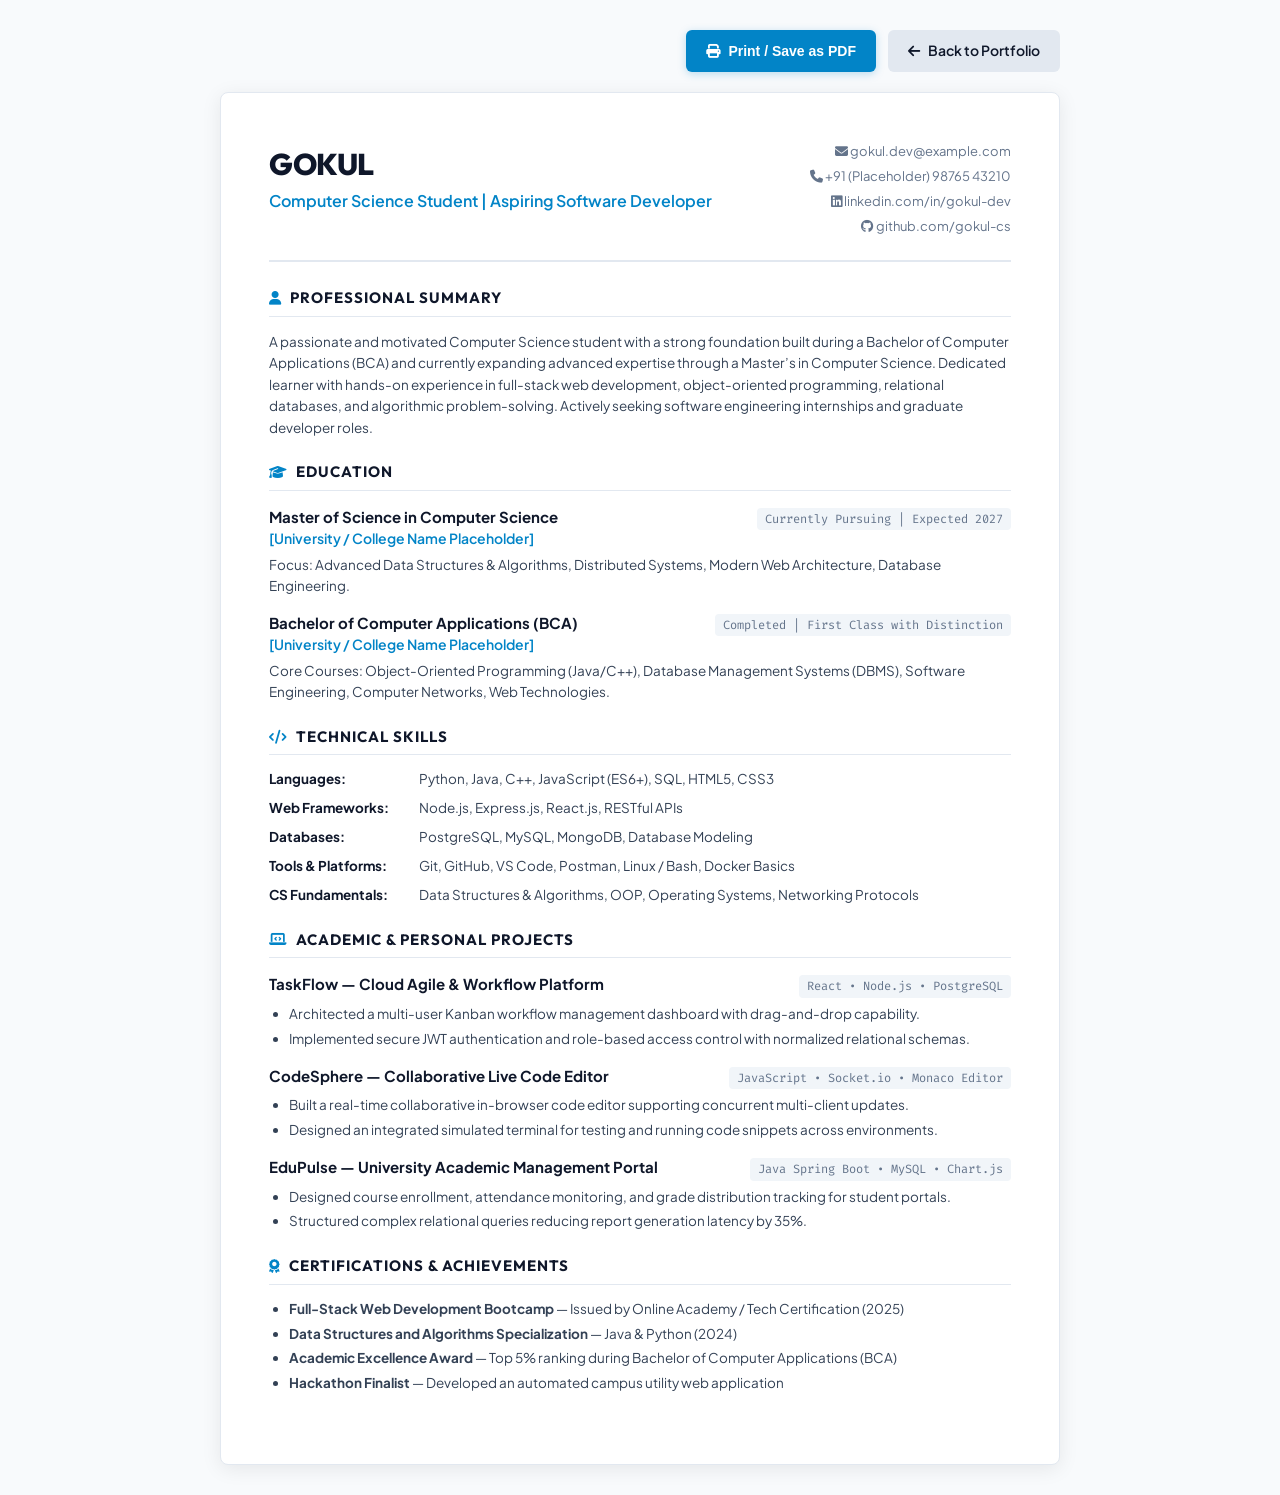
<file: assets/resume/Gokul_Resume.html>
<!DOCTYPE html>
<html lang="en">
<head>
  <meta charset="UTF-8">
  <meta name="viewport" content="width=device-width, initial-scale=1.0">
  <title>Gokul - Resume | Computer Science & Software Developer</title>
  <link rel="preconnect" href="https://fonts.googleapis.com">
  <link rel="preconnect" href="https://fonts.gstatic.com" crossorigin>
  <link href="https://fonts.googleapis.com/css2?family=Plus+Jakarta+Sans:wght@400;500;600;700;800&family=Outfit:wght@600;700&family=Fira+Code:wght@400;500&display=swap" rel="stylesheet">
  <link rel="stylesheet" href="https://cdnjs.cloudflare.com/ajax/libs/font-awesome/6.5.1/css/all.min.css">
  <style>
    :root {
      --primary: #0f172a;
      --accent: #0284c7;
      --text: #334155;
      --text-dark: #0f172a;
      --text-muted: #64748b;
      --border: #e2e8f0;
      --bg: #f8fafc;
      --card-bg: #ffffff;
    }

    * {
      box-sizing: border-box;
      margin: 0;
      padding: 0;
    }

    body {
      font-family: 'Plus Jakarta Sans', sans-serif;
      background: var(--bg);
      color: var(--text);
      line-height: 1.55;
      font-size: 14px;
      padding: 30px 15px;
    }

    .resume-actions {
      max-width: 840px;
      margin: 0 auto 20px auto;
      display: flex;
      justify-content: flex-end;
      gap: 12px;
    }

    .btn-action {
      background: #0284c7;
      color: #fff;
      border: none;
      padding: 10px 20px;
      border-radius: 6px;
      font-weight: 600;
      font-size: 14px;
      cursor: pointer;
      display: inline-flex;
      align-items: center;
      gap: 8px;
      text-decoration: none;
      box-shadow: 0 2px 8px rgba(2, 132, 199, 0.25);
    }

    .btn-action.secondary {
      background: #e2e8f0;
      color: #0f172a;
      box-shadow: none;
    }

    .resume-sheet {
      max-width: 840px;
      margin: 0 auto;
      background: var(--card-bg);
      border-radius: 8px;
      box-shadow: 0 4px 20px rgba(0, 0, 0, 0.08);
      border: 1px solid var(--border);
      padding: 48px;
    }

    /* Header */
    .header {
      border-bottom: 2px solid var(--border);
      padding-bottom: 24px;
      margin-bottom: 24px;
      display: flex;
      justify-content: space-between;
      align-items: flex-start;
      flex-wrap: wrap;
      gap: 16px;
    }

    .name {
      font-family: 'Outfit', sans-serif;
      font-size: 30px;
      font-weight: 800;
      color: var(--text-dark);
      letter-spacing: -0.5px;
    }

    .title {
      font-size: 16px;
      font-weight: 600;
      color: var(--accent);
      margin-top: 2px;
    }

    .contact-info {
      display: flex;
      flex-direction: column;
      gap: 5px;
      font-size: 13px;
      color: var(--text-muted);
      text-align: right;
    }

    .contact-info a {
      color: var(--text-muted);
      text-decoration: none;
    }

    .contact-info a:hover {
      color: var(--accent);
    }

    /* Sections */
    .section {
      margin-bottom: 22px;
    }

    .section-title {
      font-family: 'Outfit', sans-serif;
      font-size: 15px;
      font-weight: 700;
      color: var(--text-dark);
      text-transform: uppercase;
      letter-spacing: 1px;
      border-bottom: 1.5px solid var(--border);
      padding-bottom: 6px;
      margin-bottom: 14px;
      display: flex;
      align-items: center;
      gap: 8px;
    }

    .section-title i {
      color: var(--accent);
      font-size: 14px;
    }

    /* Items */
    .entry {
      margin-bottom: 14px;
    }

    .entry:last-child {
      margin-bottom: 0;
    }

    .entry-header {
      display: flex;
      justify-content: space-between;
      align-items: baseline;
      margin-bottom: 4px;
    }

    .entry-title {
      font-size: 15px;
      font-weight: 700;
      color: var(--text-dark);
    }

    .entry-subtitle {
      font-size: 14px;
      font-weight: 600;
      color: var(--accent);
    }

    .entry-date {
      font-size: 12px;
      font-family: 'Fira Code', monospace;
      color: var(--text-muted);
      background: #f1f5f9;
      padding: 2px 8px;
      border-radius: 4px;
    }

    .entry-desc {
      font-size: 13.5px;
      color: var(--text);
      line-height: 1.6;
    }

    ul.entry-bullets {
      padding-left: 20px;
      margin-top: 6px;
    }

    ul.entry-bullets li {
      margin-bottom: 4px;
      font-size: 13.5px;
    }

    /* Skills Grid */
    .skills-block {
      display: grid;
      grid-template-columns: 140px 1fr;
      gap: 10px;
      margin-bottom: 8px;
      font-size: 13.5px;
    }

    .skill-cat {
      font-weight: 700;
      color: var(--text-dark);
    }

    .skill-list {
      color: var(--text);
    }

    @media print {
      body {
        background: #ffffff;
        padding: 0;
      }
      .resume-actions {
        display: none !important;
      }
      .resume-sheet {
        box-shadow: none;
        border: none;
        padding: 0;
        max-width: 100%;
      }
    }
  </style>
</head>
<body>

  <div class="resume-actions">
    <button onclick="window.print()" class="btn-action">
      <i class="fa-solid fa-print"></i> Print / Save as PDF
    </button>
    <a href="../../index.html" class="btn-action secondary">
      <i class="fa-solid fa-arrow-left"></i> Back to Portfolio
    </a>
  </div>

  <main class="resume-sheet">
    <!-- Header -->
    <header class="header">
      <div>
        <h1 class="name">GOKUL</h1>
        <p class="title">Computer Science Student | Aspiring Software Developer</p>
      </div>
      <div class="contact-info">
        <div><i class="fa-solid fa-envelope"></i> gokul.dev@example.com</div>
        <div><i class="fa-solid fa-phone"></i> +91 (Placeholder) 98765 43210</div>
        <div><i class="fa-brands fa-linkedin"></i> linkedin.com/in/gokul-dev</div>
        <div><i class="fa-brands fa-github"></i> github.com/gokul-cs</div>
      </div>
    </header>

    <!-- Professional Summary -->
    <section class="section">
      <h2 class="section-title"><i class="fa-solid fa-user"></i> Professional Summary</h2>
      <p class="entry-desc">
        A passionate and motivated Computer Science student with a strong foundation built during a Bachelor of Computer Applications (BCA) and currently expanding advanced expertise through a Master’s in Computer Science. Dedicated learner with hands-on experience in full-stack web development, object-oriented programming, relational databases, and algorithmic problem-solving. Actively seeking software engineering internships and graduate developer roles.
      </p>
    </section>

    <!-- Education -->
    <section class="section">
      <h2 class="section-title"><i class="fa-solid fa-graduation-cap"></i> Education</h2>
      
      <div class="entry">
        <div class="entry-header">
          <div>
            <div class="entry-title">Master of Science in Computer Science</div>
            <div class="entry-subtitle">[University / College Name Placeholder]</div>
          </div>
          <span class="entry-date">Currently Pursuing | Expected 2027</span>
        </div>
        <div class="entry-desc">
          Focus: Advanced Data Structures & Algorithms, Distributed Systems, Modern Web Architecture, Database Engineering.
        </div>
      </div>

      <div class="entry">
        <div class="entry-header">
          <div>
            <div class="entry-title">Bachelor of Computer Applications (BCA)</div>
            <div class="entry-subtitle">[University / College Name Placeholder]</div>
          </div>
          <span class="entry-date">Completed | First Class with Distinction</span>
        </div>
        <div class="entry-desc">
          Core Courses: Object-Oriented Programming (Java/C++), Database Management Systems (DBMS), Software Engineering, Computer Networks, Web Technologies.
        </div>
      </div>
    </section>

    <!-- Technical Skills -->
    <section class="section">
      <h2 class="section-title"><i class="fa-solid fa-code"></i> Technical Skills</h2>
      
      <div class="skills-block">
        <span class="skill-cat">Languages:</span>
        <span class="skill-list">Python, Java, C++, JavaScript (ES6+), SQL, HTML5, CSS3</span>
      </div>
      <div class="skills-block">
        <span class="skill-cat">Web Frameworks:</span>
        <span class="skill-list">Node.js, Express.js, React.js, RESTful APIs</span>
      </div>
      <div class="skills-block">
        <span class="skill-cat">Databases:</span>
        <span class="skill-list">PostgreSQL, MySQL, MongoDB, Database Modeling</span>
      </div>
      <div class="skills-block">
        <span class="skill-cat">Tools & Platforms:</span>
        <span class="skill-list">Git, GitHub, VS Code, Postman, Linux / Bash, Docker Basics</span>
      </div>
      <div class="skills-block">
        <span class="skill-cat">CS Fundamentals:</span>
        <span class="skill-list">Data Structures & Algorithms, OOP, Operating Systems, Networking Protocols</span>
      </div>
    </section>

    <!-- Key Projects -->
    <section class="section">
      <h2 class="section-title"><i class="fa-solid fa-laptop-code"></i> Academic & Personal Projects</h2>

      <div class="entry">
        <div class="entry-header">
          <div class="entry-title">TaskFlow — Cloud Agile & Workflow Platform</div>
          <span class="entry-date">React • Node.js • PostgreSQL</span>
        </div>
        <ul class="entry-bullets">
          <li>Architected a multi-user Kanban workflow management dashboard with drag-and-drop capability.</li>
          <li>Implemented secure JWT authentication and role-based access control with normalized relational schemas.</li>
        </ul>
      </div>

      <div class="entry">
        <div class="entry-header">
          <div class="entry-title">CodeSphere — Collaborative Live Code Editor</div>
          <span class="entry-date">JavaScript • Socket.io • Monaco Editor</span>
        </div>
        <ul class="entry-bullets">
          <li>Built a real-time collaborative in-browser code editor supporting concurrent multi-client updates.</li>
          <li>Designed an integrated simulated terminal for testing and running code snippets across environments.</li>
        </ul>
      </div>

      <div class="entry">
        <div class="entry-header">
          <div class="entry-title">EduPulse — University Academic Management Portal</div>
          <span class="entry-date">Java Spring Boot • MySQL • Chart.js</span>
        </div>
        <ul class="entry-bullets">
          <li>Designed course enrollment, attendance monitoring, and grade distribution tracking for student portals.</li>
          <li>Structured complex relational queries reducing report generation latency by 35%.</li>
        </ul>
      </div>
    </section>

    <!-- Certifications & Awards -->
    <section class="section">
      <h2 class="section-title"><i class="fa-solid fa-award"></i> Certifications & Achievements</h2>
      <ul class="entry-bullets">
        <li><strong>Full-Stack Web Development Bootcamp</strong> — Issued by Online Academy / Tech Certification (2025)</li>
        <li><strong>Data Structures and Algorithms Specialization</strong> — Java & Python (2024)</li>
        <li><strong>Academic Excellence Award</strong> — Top 5% ranking during Bachelor of Computer Applications (BCA)</li>
        <li><strong>Hackathon Finalist</strong> — Developed an automated campus utility web application</li>
      </ul>
    </section>
  </main>

</body>
</html>
</file>
<file: css/animations.css>
/* ==========================================================================
   ANIMATIONS & KEYFRAMES
   ========================================================================== */

@keyframes floatSlow {
  0%, 100% {
    transform: translateY(0px) rotate(0deg);
  }
  50% {
    transform: translateY(-12px) rotate(1deg);
  }
}

@keyframes pulseGlow {
  0%, 100% {
    opacity: 0.4;
    transform: scale(1);
  }
  50% {
    opacity: 0.8;
    transform: scale(1.08);
  }
}

@keyframes gradientShift {
  0% {
    background-position: 0% 50%;
  }
  50% {
    background-position: 100% 50%;
  }
  100% {
    background-position: 0% 50%;
  }
}

@keyframes shimmer {
  0% {
    transform: translateX(-100%);
  }
  100% {
    transform: translateX(100%);
  }
}

@keyframes ripple {
  0% {
    box-shadow: 0 0 0 0 rgba(56, 189, 248, 0.5);
  }
  70% {
    box-shadow: 0 0 0 14px rgba(56, 189, 248, 0);
  }
  100% {
    box-shadow: 0 0 0 0 rgba(56, 189, 248, 0);
  }
}

/* Scroll reveal utility classes */
.reveal-on-scroll {
  opacity: 0;
  transform: translateY(30px);
  transition: opacity 0.7s cubic-bezier(0.16, 1, 0.3, 1), transform 0.7s cubic-bezier(0.16, 1, 0.3, 1);
  will-change: opacity, transform;
}

.reveal-on-scroll.revealed {
  opacity: 1;
  transform: translateY(0);
}

.reveal-delay-1 { transition-delay: 0.1s; }
.reveal-delay-2 { transition-delay: 0.2s; }
.reveal-delay-3 { transition-delay: 0.3s; }
.reveal-delay-4 { transition-delay: 0.4s; }

/* Status pulse dot */
.pulse-indicator {
  position: relative;
  display: inline-block;
  width: 10px;
  height: 10px;
  border-radius: 50%;
  background: var(--accent-emerald, #10b981);
}

.pulse-indicator::after {
  content: '';
  position: absolute;
  top: 0;
  left: 0;
  width: 100%;
  height: 100%;
  border-radius: 50%;
  background: inherit;
  animation: ripple 2s infinite ease-out;
}

/* Floating badge decoration */
.floating-element {
  animation: floatSlow 6s ease-in-out infinite;
}

.floating-element-reverse {
  animation: floatSlow 8s ease-in-out infinite reverse;
}
</file>
<file: css/style.css>
/* ==========================================================================
   GOKUL PORTFOLIO - MAIN STYLESHEET
   A modern, dark-blue, glassmorphic portfolio for a CS Master's Student
   ========================================================================== */

/* --- Google Fonts Import --- */
@import url('https://fonts.googleapis.com/css2?family=Fira+Code:wght@400;500;600&family=Outfit:wght@400;500;600;700;800&family=Plus+Jakarta+Sans:wght@300;400;500;600;700&display=swap');

/* --- CSS Variables & Design Tokens --- */
:root {
  /* Color Palette: Modern Midnight / Dark Blue Theme */
  --bg-body: #060913;
  --bg-surface: #0a0f1d;
  --bg-surface-elevated: #0f172a;
  --bg-card: rgba(15, 23, 42, 0.72);
  --bg-card-hover: rgba(30, 41, 59, 0.85);
  --bg-glass: rgba(15, 23, 42, 0.65);
  --bg-glass-heavy: rgba(10, 15, 29, 0.88);

  /* Borders & Dividers */
  --border-subtle: rgba(148, 163, 184, 0.12);
  --border-hover: rgba(56, 189, 248, 0.35);
  --border-focus: #38bdf8;
  --border-glass: rgba(255, 255, 255, 0.08);

  /* Accents */
  --cyan: #38bdf8;
  --cyan-glow: rgba(56, 189, 248, 0.35);
  --blue: #3b82f6;
  --indigo: #6366f1;
  --indigo-glow: rgba(99, 102, 241, 0.35);
  --purple: #a855f7;
  --emerald: #10b981;
  --amber: #f59e0b;

  /* Gradients */
  --grad-primary: linear-gradient(135deg, #38bdf8 0%, #6366f1 50%, #a855f7 100%);
  --grad-text: linear-gradient(135deg, #ffffff 10%, #bae6fd 60%, #818cf8 100%);
  --grad-accent: linear-gradient(135deg, #0ea5e9 0%, #6366f1 100%);
  --grad-card: linear-gradient(180deg, rgba(30, 41, 59, 0.5) 0%, rgba(15, 23, 42, 0.6) 100%);
  --grad-glow-radial: radial-gradient(circle, rgba(56, 189, 248, 0.15) 0%, rgba(99, 102, 241, 0.05) 50%, transparent 70%);

  /* Typography */
  --font-heading: 'Outfit', -apple-system, BlinkMacSystemFont, 'Segoe UI', Roboto, sans-serif;
  --font-body: 'Plus Jakarta Sans', -apple-system, BlinkMacSystemFont, sans-serif;
  --font-code: 'Fira Code', monospace;

  /* Text Colors */
  --text-primary: #f8fafc;
  --text-secondary: #cbd5e1;
  --text-muted: #94a3b8;
  --text-dim: #64748b;

  /* Shadows */
  --shadow-sm: 0 2px 8px rgba(0, 0, 0, 0.25);
  --shadow-md: 0 8px 24px rgba(0, 0, 0, 0.35);
  --shadow-lg: 0 16px 40px rgba(0, 0, 0, 0.45);
  --shadow-glow-cyan: 0 0 25px rgba(56, 189, 248, 0.25);
  --shadow-glow-indigo: 0 0 25px rgba(99, 102, 241, 0.25);

  /* Layout & Transitions */
  --max-width: 1240px;
  --radius-sm: 8px;
  --radius-md: 14px;
  --radius-lg: 20px;
  --radius-xl: 28px;
  --radius-full: 9999px;
  --header-height: 76px;
  --transition: all 0.3s cubic-bezier(0.16, 1, 0.3, 1);
  --transition-fast: all 0.18s ease;
}

/* --- Base & Reset --- */
*, *::before, *::after {
  box-sizing: border-box;
  margin: 0;
  padding: 0;
}

html {
  scroll-behavior: smooth;
  scroll-padding-top: calc(var(--header-height) + 20px);
  color-scheme: dark;
}

body {
  font-family: var(--font-body);
  background-color: var(--bg-body);
  color: var(--text-secondary);
  line-height: 1.65;
  font-size: 1rem;
  overflow-x: hidden;
  position: relative;
  background-image: 
    radial-gradient(at 15% 15%, rgba(56, 189, 248, 0.07) 0px, transparent 45%),
    radial-gradient(at 85% 25%, rgba(99, 102, 241, 0.08) 0px, transparent 40%),
    radial-gradient(at 50% 75%, rgba(168, 85, 247, 0.06) 0px, transparent 45%);
  background-attachment: fixed;
}

::selection {
  background: rgba(56, 189, 248, 0.3);
  color: #ffffff;
}

/* Custom Scrollbar */
::-webkit-scrollbar {
  width: 10px;
}
::-webkit-scrollbar-track {
  background: var(--bg-body);
}
::-webkit-scrollbar-thumb {
  background: #1e293b;
  border-radius: 5px;
  border: 2px solid var(--bg-body);
}
::-webkit-scrollbar-thumb:hover {
  background: #334155;
}

a {
  color: inherit;
  text-decoration: none;
  transition: var(--transition-fast);
}

button, input, textarea, select {
  font-family: inherit;
  font-size: inherit;
  color: inherit;
}

img {
  max-width: 100%;
  height: auto;
  display: block;
}

ul {
  list-style: none;
}

/* Container */
.container {
  width: 100%;
  max-width: var(--max-width);
  margin-left: auto;
  margin-right: auto;
  padding-left: 24px;
  padding-right: 24px;
}

/* Typography utilities */
h1, h2, h3, h4, h5, h6 {
  font-family: var(--font-heading);
  color: var(--text-primary);
  font-weight: 700;
  line-height: 1.25;
}

.gradient-text {
  background: var(--grad-text);
  -webkit-background-clip: text;
  -webkit-text-fill-color: transparent;
}

.gradient-accent-text {
  background: var(--grad-primary);
  -webkit-background-clip: text;
  -webkit-text-fill-color: transparent;
}

.section {
  padding: 100px 0;
  position: relative;
}

.section-header {
  text-align: center;
  max-width: 720px;
  margin: 0 auto 56px auto;
}

.section-tag {
  display: inline-flex;
  align-items: center;
  gap: 8px;
  padding: 6px 16px;
  background: rgba(56, 189, 248, 0.1);
  border: 1px solid rgba(56, 189, 248, 0.25);
  border-radius: var(--radius-full);
  font-family: var(--font-code);
  font-size: 0.84rem;
  font-weight: 500;
  color: var(--cyan);
  margin-bottom: 16px;
  text-transform: uppercase;
  letter-spacing: 1px;
}

.section-title {
  font-size: clamp(2rem, 3.8vw, 2.75rem);
  letter-spacing: -0.02em;
  margin-bottom: 16px;
}

.section-subtitle {
  font-size: 1.08rem;
  color: var(--text-muted);
}

/* ==========================================================================
   BUTTONS & INTERACTIVE ELEMENTS
   ========================================================================== */

.btn {
  display: inline-flex;
  align-items: center;
  justify-content: center;
  gap: 10px;
  font-family: var(--font-heading);
  font-weight: 600;
  font-size: 0.95rem;
  padding: 12px 26px;
  border-radius: var(--radius-md);
  cursor: pointer;
  transition: var(--transition);
  border: 1px solid transparent;
  text-align: center;
  position: relative;
  white-space: nowrap;
}

.btn-primary {
  background: var(--grad-accent);
  color: #ffffff;
  box-shadow: 0 4px 20px rgba(14, 165, 233, 0.35);
}

.btn-primary:hover {
  transform: translateY(-2px);
  box-shadow: 0 8px 25px rgba(14, 165, 233, 0.5);
}

.btn-secondary {
  background: rgba(15, 23, 42, 0.8);
  color: var(--text-primary);
  border-color: rgba(148, 163, 184, 0.25);
  backdrop-filter: blur(12px);
}

.btn-secondary:hover {
  background: rgba(30, 41, 59, 0.9);
  border-color: var(--cyan);
  color: var(--cyan);
  transform: translateY(-2px);
  box-shadow: 0 6px 20px rgba(56, 189, 248, 0.2);
}

.btn-outline {
  background: transparent;
  color: var(--cyan);
  border-color: rgba(56, 189, 248, 0.45);
}

.btn-outline:hover {
  background: rgba(56, 189, 248, 0.12);
  border-color: var(--cyan);
  transform: translateY(-2px);
}

.btn-sm {
  padding: 8px 18px;
  font-size: 0.88rem;
  border-radius: var(--radius-sm);
}

.btn-icon {
  width: 44px;
  height: 44px;
  padding: 0;
  border-radius: 50%;
  display: inline-flex;
  align-items: center;
  justify-content: center;
  background: rgba(30, 41, 59, 0.6);
  border: 1px solid var(--border-subtle);
  color: var(--text-secondary);
  transition: var(--transition);
}

.btn-icon:hover {
  background: rgba(56, 189, 248, 0.15);
  border-color: var(--cyan);
  color: var(--cyan);
  transform: translateY(-2px);
}

/* ==========================================================================
   NAVIGATION BAR
   ========================================================================== */

.site-header {
  position: fixed;
  top: 0;
  left: 0;
  width: 100%;
  height: var(--header-height);
  background: rgba(6, 9, 19, 0.75);
  backdrop-filter: blur(16px);
  -webkit-backdrop-filter: blur(16px);
  border-bottom: 1px solid var(--border-subtle);
  z-index: 1000;
  transition: var(--transition);
}

.site-header.scrolled {
  background: rgba(6, 9, 19, 0.92);
  border-bottom-color: rgba(56, 189, 248, 0.15);
  box-shadow: 0 4px 20px rgba(0, 0, 0, 0.4);
}

.nav-container {
  display: flex;
  align-items: center;
  justify-content: space-between;
  height: 100%;
}

.brand-logo {
  display: flex;
  align-items: center;
  gap: 10px;
  font-family: var(--font-heading);
  font-weight: 800;
  font-size: 1.35rem;
  color: var(--text-primary);
  letter-spacing: -0.02em;
}

.brand-badge {
  display: inline-flex;
  align-items: center;
  justify-content: center;
  width: 32px;
  height: 32px;
  border-radius: 10px;
  background: var(--grad-accent);
  color: #fff;
  font-size: 0.95rem;
  font-weight: 800;
  box-shadow: var(--shadow-glow-cyan);
}

.brand-logo .dot {
  color: var(--cyan);
}

.nav-links {
  display: flex;
  align-items: center;
  gap: 32px;
}

.nav-link {
  font-weight: 500;
  font-size: 0.93rem;
  color: var(--text-muted);
  position: relative;
  padding: 6px 0;
  transition: var(--transition-fast);
}

.nav-link:hover,
.nav-link.active {
  color: var(--cyan);
}

.nav-link::after {
  content: '';
  position: absolute;
  bottom: 0;
  left: 0;
  width: 0;
  height: 2px;
  background: var(--cyan);
  border-radius: 2px;
  transition: width 0.3s ease;
}

.nav-link:hover::after,
.nav-link.active::after {
  width: 100%;
}

.nav-actions {
  display: flex;
  align-items: center;
  gap: 14px;
}

/* Mobile Nav Toggle */
.mobile-nav-toggle {
  display: none;
  background: transparent;
  border: 1px solid var(--border-subtle);
  color: var(--text-primary);
  width: 42px;
  height: 42px;
  border-radius: var(--radius-sm);
  cursor: pointer;
  align-items: center;
  justify-content: center;
  font-size: 1.25rem;
  transition: var(--transition-fast);
}

.mobile-nav-toggle:hover {
  background: rgba(56, 189, 248, 0.1);
  border-color: var(--cyan);
  color: var(--cyan);
}

/* Mobile Drawer Overlay */
.mobile-drawer {
  position: fixed;
  top: var(--header-height);
  right: -100%;
  width: 280px;
  height: calc(100vh - var(--header-height));
  background: var(--bg-glass-heavy);
  backdrop-filter: blur(20px);
  -webkit-backdrop-filter: blur(20px);
  border-left: 1px solid var(--border-subtle);
  padding: 30px 24px;
  display: flex;
  flex-direction: column;
  gap: 20px;
  transition: right 0.35s cubic-bezier(0.16, 1, 0.3, 1);
  z-index: 999;
}

.mobile-drawer.open {
  right: 0;
}

.mobile-drawer .nav-link {
  font-size: 1.05rem;
  padding: 12px 0;
  border-bottom: 1px solid rgba(255, 255, 255, 0.05);
}

.drawer-backdrop {
  position: fixed;
  inset: 0;
  background: rgba(0, 0, 0, 0.6);
  backdrop-filter: blur(4px);
  z-index: 998;
  opacity: 0;
  pointer-events: none;
  transition: opacity 0.3s ease;
}

.drawer-backdrop.active {
  opacity: 1;
  pointer-events: auto;
}

/* ==========================================================================
   HERO SECTION
   ========================================================================== */

.hero-section {
  min-height: 100vh;
  display: flex;
  align-items: center;
  position: relative;
  padding-top: calc(var(--header-height) + 40px);
  padding-bottom: 60px;
  overflow: hidden;
}

/* Particle Canvas Background */
#particle-canvas {
  position: absolute;
  top: 0;
  left: 0;
  width: 100%;
  height: 100%;
  pointer-events: none;
  z-index: 0;
  opacity: 0.65;
}

.hero-glow-blob {
  position: absolute;
  width: 500px;
  height: 500px;
  border-radius: 50%;
  filter: blur(100px);
  pointer-events: none;
  z-index: 0;
}

.hero-glow-1 {
  top: 15%;
  left: -10%;
  background: rgba(56, 189, 248, 0.12);
}

.hero-glow-2 {
  top: 30%;
  right: -10%;
  background: rgba(99, 102, 241, 0.14);
}

.hero-grid {
  position: relative;
  z-index: 1;
  display: grid;
  grid-template-columns: 1.15fr 0.85fr;
  align-items: center;
  gap: 56px;
}

.hero-content {
  display: flex;
  flex-direction: column;
  align-items: flex-start;
}

/* Availability Badge */
.status-badge {
  display: inline-flex;
  align-items: center;
  gap: 10px;
  padding: 7px 18px;
  border-radius: var(--radius-full);
  background: rgba(16, 185, 129, 0.1);
  border: 1px solid rgba(16, 185, 129, 0.25);
  font-size: 0.88rem;
  font-weight: 500;
  color: #34d399;
  margin-bottom: 24px;
}

.hero-title {
  font-size: clamp(2.4rem, 4.8vw, 3.8rem);
  font-weight: 800;
  letter-spacing: -0.03em;
  margin-bottom: 12px;
  line-height: 1.15;
}

/* Typewriter Container */
.typewriter-wrapper {
  display: flex;
  align-items: center;
  font-size: clamp(1.25rem, 2.4vw, 1.8rem);
  font-family: var(--font-heading);
  font-weight: 600;
  color: var(--cyan);
  margin-bottom: 22px;
  min-height: 2.2rem;
}

.typed-cursor {
  display: inline-block;
  margin-left: 4px;
  animation: pulseGlow 0.8s infinite;
  color: var(--cyan);
  font-weight: 300;
}

.hero-desc {
  font-size: 1.1rem;
  color: var(--text-muted);
  max-width: 580px;
  margin-bottom: 36px;
  line-height: 1.7;
}

.hero-desc strong {
  color: var(--text-primary);
  font-weight: 600;
}

.hero-cta-group {
  display: flex;
  align-items: center;
  flex-wrap: wrap;
  gap: 16px;
  margin-bottom: 40px;
}

.hero-socials {
  display: flex;
  align-items: center;
  gap: 16px;
}

.hero-socials-label {
  font-size: 0.88rem;
  color: var(--text-dim);
  text-transform: uppercase;
  letter-spacing: 1px;
  font-weight: 600;
}

/* Hero Visual / Avatar Card */
.hero-visual {
  position: relative;
  display: flex;
  justify-content: center;
}

.hero-card-container {
  position: relative;
  width: 100%;
  max-width: 420px;
}

.avatar-frame {
  position: relative;
  border-radius: var(--radius-xl);
  padding: 8px;
  background: linear-gradient(145deg, rgba(56, 189, 248, 0.4), rgba(99, 102, 241, 0.2), rgba(255, 255, 255, 0.05));
  box-shadow: 0 20px 50px rgba(0, 0, 0, 0.5), 0 0 40px rgba(56, 189, 248, 0.15);
  overflow: hidden;
}

.avatar-frame img {
  width: 100%;
  border-radius: calc(var(--radius-xl) - 6px);
  object-fit: cover;
  display: block;
}

/* Floating Badges on Hero Card */
.floating-badge {
  position: absolute;
  display: flex;
  align-items: center;
  gap: 12px;
  padding: 12px 18px;
  background: rgba(15, 23, 42, 0.85);
  backdrop-filter: blur(14px);
  -webkit-backdrop-filter: blur(14px);
  border: 1px solid var(--border-glass);
  border-radius: var(--radius-md);
  box-shadow: var(--shadow-md);
  z-index: 2;
}

.floating-badge-1 {
  top: -16px;
  right: -20px;
}

.floating-badge-2 {
  bottom: 24px;
  left: -24px;
}

.badge-icon {
  width: 36px;
  height: 36px;
  border-radius: 10px;
  display: flex;
  align-items: center;
  justify-content: center;
  font-size: 1.1rem;
}

.badge-icon.blue {
  background: rgba(56, 189, 248, 0.15);
  color: var(--cyan);
}

.badge-icon.purple {
  background: rgba(168, 85, 247, 0.15);
  color: var(--purple);
}

.badge-text-title {
  font-family: var(--font-heading);
  font-size: 0.9rem;
  font-weight: 700;
  color: var(--text-primary);
  line-height: 1.2;
}

.badge-text-sub {
  font-size: 0.76rem;
  color: var(--text-muted);
}

/* ==========================================================================
   ABOUT ME SECTION
   ========================================================================== */

.about-grid {
  display: grid;
  grid-template-columns: 1fr 1fr;
  gap: 48px;
  align-items: stretch;
}

.about-card {
  background: var(--bg-card);
  backdrop-filter: blur(16px);
  -webkit-backdrop-filter: blur(16px);
  border: 1px solid var(--border-subtle);
  border-radius: var(--radius-lg);
  padding: 36px;
  display: flex;
  flex-direction: column;
  gap: 20px;
  transition: var(--transition);
}

.about-card:hover {
  border-color: rgba(56, 189, 248, 0.25);
  transform: translateY(-3px);
}

.about-text p {
  color: var(--text-secondary);
  font-size: 1.04rem;
  line-height: 1.8;
  margin-bottom: 16px;
}

.about-text p:last-child {
  margin-bottom: 0;
}

.highlight {
  color: var(--cyan);
  font-weight: 600;
}

/* Quick Facts / Counter Cards */
.stats-grid {
  display: grid;
  grid-template-columns: repeat(2, 1fr);
  gap: 20px;
}

.stat-card {
  background: var(--bg-card);
  backdrop-filter: blur(14px);
  border: 1px solid var(--border-subtle);
  border-radius: var(--radius-md);
  padding: 24px 20px;
  text-align: center;
  transition: var(--transition);
}

.stat-card:hover {
  border-color: rgba(56, 189, 248, 0.35);
  box-shadow: var(--shadow-glow-cyan);
  transform: translateY(-4px);
}

.stat-number {
  font-family: var(--font-heading);
  font-size: 2.2rem;
  font-weight: 800;
  background: var(--grad-primary);
  -webkit-background-clip: text;
  -webkit-text-fill-color: transparent;
  margin-bottom: 4px;
}

.stat-label {
  font-size: 0.88rem;
  color: var(--text-muted);
  font-weight: 500;
}

/* Interest Pills */
.interest-tags {
  display: flex;
  flex-wrap: wrap;
  gap: 10px;
  margin-top: 10px;
}

.interest-tag {
  display: inline-flex;
  align-items: center;
  gap: 8px;
  padding: 7px 14px;
  background: rgba(30, 41, 59, 0.7);
  border: 1px solid var(--border-subtle);
  border-radius: var(--radius-full);
  font-size: 0.86rem;
  font-weight: 500;
  color: var(--text-primary);
  transition: var(--transition-fast);
}

.interest-tag:hover {
  background: rgba(56, 189, 248, 0.12);
  border-color: var(--cyan);
  color: var(--cyan);
}

/* ==========================================================================
   EDUCATION SECTION
   ========================================================================== */

.education-timeline {
  position: relative;
  max-width: 900px;
  margin: 0 auto;
  padding-left: 36px;
}

.education-timeline::before {
  content: '';
  position: absolute;
  top: 15px;
  bottom: 20px;
  left: 12px;
  width: 2px;
  background: linear-gradient(180deg, var(--cyan) 0%, var(--indigo) 60%, rgba(99, 102, 241, 0.2) 100%);
  border-radius: 2px;
}

.timeline-item {
  position: relative;
  margin-bottom: 44px;
}

.timeline-item:last-child {
  margin-bottom: 0;
}

.timeline-dot {
  position: absolute;
  top: 24px;
  left: -36px;
  width: 26px;
  height: 26px;
  border-radius: 50%;
  background: var(--bg-surface-elevated);
  border: 3px solid var(--cyan);
  box-shadow: 0 0 16px var(--cyan-glow);
  display: flex;
  align-items: center;
  justify-content: center;
  z-index: 2;
}

.timeline-dot.completed {
  border-color: var(--indigo);
  box-shadow: 0 0 16px var(--indigo-glow);
}

.timeline-dot-inner {
  width: 8px;
  height: 8px;
  border-radius: 50%;
  background: #ffffff;
}

.timeline-card {
  background: var(--bg-card);
  backdrop-filter: blur(16px);
  -webkit-backdrop-filter: blur(16px);
  border: 1px solid var(--border-subtle);
  border-radius: var(--radius-lg);
  padding: 32px;
  transition: var(--transition);
  position: relative;
  overflow: hidden;
}

.timeline-card:hover {
  border-color: rgba(56, 189, 248, 0.35);
  transform: translateX(6px);
  box-shadow: var(--shadow-md);
}

.timeline-card-header {
  display: flex;
  justify-content: space-between;
  align-items: flex-start;
  flex-wrap: wrap;
  gap: 12px;
  margin-bottom: 14px;
}

.degree-title {
  font-size: 1.4rem;
  color: var(--text-primary);
}

.status-tag {
  display: inline-flex;
  align-items: center;
  gap: 6px;
  padding: 5px 12px;
  border-radius: var(--radius-full);
  font-size: 0.8rem;
  font-weight: 600;
  text-transform: uppercase;
  letter-spacing: 0.5px;
}

.status-tag.active {
  background: rgba(56, 189, 248, 0.15);
  color: var(--cyan);
  border: 1px solid rgba(56, 189, 248, 0.3);
}

.status-tag.done {
  background: rgba(99, 102, 241, 0.15);
  color: #a5b4fc;
  border: 1px solid rgba(99, 102, 241, 0.3);
}

.timeline-institution {
  font-size: 1.02rem;
  color: var(--cyan);
  font-weight: 600;
  margin-bottom: 12px;
  display: flex;
  align-items: center;
  gap: 8px;
}

.timeline-desc {
  color: var(--text-secondary);
  font-size: 0.98rem;
  line-height: 1.7;
  margin-bottom: 20px;
}

.coursework-container {
  display: flex;
  flex-wrap: wrap;
  gap: 8px;
}

.course-pill {
  padding: 5px 12px;
  background: rgba(30, 41, 59, 0.5);
  border: 1px solid rgba(148, 163, 184, 0.1);
  border-radius: var(--radius-sm);
  font-size: 0.82rem;
  color: var(--text-secondary);
  font-family: var(--font-code);
}

/* ==========================================================================
   SKILLS SECTION
   ========================================================================== */

.skills-grid {
  display: grid;
  grid-template-columns: repeat(3, 1fr);
  gap: 28px;
}

.skill-card {
  background: var(--bg-card);
  backdrop-filter: blur(16px);
  -webkit-backdrop-filter: blur(16px);
  border: 1px solid var(--border-subtle);
  border-radius: var(--radius-lg);
  padding: 30px;
  transition: var(--transition);
  display: flex;
  flex-direction: column;
}

.skill-card:hover {
  border-color: rgba(56, 189, 248, 0.3);
  transform: translateY(-5px);
  box-shadow: 0 12px 30px rgba(0, 0, 0, 0.4), 0 0 20px rgba(56, 189, 248, 0.1);
}

.skill-card-top {
  display: flex;
  align-items: center;
  gap: 16px;
  margin-bottom: 20px;
}

.skill-icon-wrap {
  width: 50px;
  height: 50px;
  border-radius: 14px;
  background: rgba(56, 189, 248, 0.1);
  border: 1px solid rgba(56, 189, 248, 0.2);
  display: flex;
  align-items: center;
  justify-content: center;
  color: var(--cyan);
  font-size: 1.4rem;
}

.skill-category-name {
  font-size: 1.2rem;
  color: var(--text-primary);
}

.skill-items-list {
  display: flex;
  flex-direction: column;
  gap: 14px;
}

.skill-item {
  display: flex;
  flex-direction: column;
  gap: 6px;
}

.skill-info {
  display: flex;
  justify-content: space-between;
  font-size: 0.92rem;
}

.skill-name {
  color: var(--text-primary);
  font-weight: 500;
  display: flex;
  align-items: center;
  gap: 8px;
}

.skill-level {
  color: var(--text-muted);
  font-size: 0.82rem;
  font-family: var(--font-code);
}

.skill-bar {
  height: 6px;
  width: 100%;
  background: rgba(30, 41, 59, 0.7);
  border-radius: var(--radius-full);
  overflow: hidden;
}

.skill-fill {
  height: 100%;
  background: var(--grad-accent);
  border-radius: var(--radius-full);
  transition: width 1s ease-in-out;
}

/* Alternate Skill Badges Grid inside card */
.skill-badges-grid {
  display: flex;
  flex-wrap: wrap;
  gap: 8px;
  margin-top: 10px;
}

.skill-badge {
  display: inline-flex;
  align-items: center;
  gap: 7px;
  padding: 6px 12px;
  background: rgba(30, 41, 59, 0.6);
  border: 1px solid var(--border-subtle);
  border-radius: var(--radius-sm);
  font-size: 0.85rem;
  color: var(--text-secondary);
  transition: var(--transition-fast);
}

.skill-badge:hover {
  background: rgba(56, 189, 248, 0.15);
  border-color: var(--cyan);
  color: #ffffff;
  transform: translateY(-2px);
}

/* ==========================================================================
   PROJECTS SECTION
   ========================================================================== */

/* Filter Tabs */
.projects-filter-bar {
  display: flex;
  align-items: center;
  justify-content: center;
  gap: 12px;
  flex-wrap: wrap;
  margin-bottom: 48px;
}

.filter-btn {
  padding: 9px 20px;
  border-radius: var(--radius-full);
  background: rgba(15, 23, 42, 0.7);
  border: 1px solid var(--border-subtle);
  color: var(--text-muted);
  font-weight: 500;
  font-size: 0.92rem;
  cursor: pointer;
  transition: var(--transition-fast);
}

.filter-btn:hover {
  color: var(--text-primary);
  border-color: rgba(56, 189, 248, 0.3);
}

.filter-btn.active {
  background: var(--grad-accent);
  color: #ffffff;
  border-color: transparent;
  box-shadow: 0 4px 16px rgba(14, 165, 233, 0.35);
}

/* Project Cards Grid */
.projects-grid {
  display: grid;
  grid-template-columns: repeat(2, 1fr);
  gap: 32px;
}

.project-card {
  background: var(--bg-card);
  backdrop-filter: blur(16px);
  -webkit-backdrop-filter: blur(16px);
  border: 1px solid var(--border-subtle);
  border-radius: var(--radius-lg);
  overflow: hidden;
  transition: var(--transition);
  display: flex;
  flex-direction: column;
}

.project-card:hover {
  border-color: rgba(56, 189, 248, 0.35);
  transform: translateY(-6px);
  box-shadow: 0 16px 40px rgba(0, 0, 0, 0.5), 0 0 25px rgba(56, 189, 248, 0.12);
}

.project-thumb-wrapper {
  position: relative;
  width: 100%;
  aspect-ratio: 16 / 9;
  overflow: hidden;
  background: #0a0f1d;
}

.project-thumb {
  width: 100%;
  height: 100%;
  object-fit: cover;
  transition: transform 0.6s cubic-bezier(0.16, 1, 0.3, 1);
}

.project-card:hover .project-thumb {
  transform: scale(1.05);
}

.project-overlay {
  position: absolute;
  inset: 0;
  background: rgba(6, 9, 19, 0.6);
  opacity: 0;
  display: flex;
  align-items: center;
  justify-content: center;
  gap: 12px;
  transition: var(--transition);
  backdrop-filter: blur(4px);
}

.project-card:hover .project-overlay {
  opacity: 1;
}

.project-content {
  padding: 28px;
  display: flex;
  flex-direction: column;
  flex: 1;
}

.project-tag-badge {
  display: inline-block;
  align-self: flex-start;
  padding: 4px 12px;
  border-radius: var(--radius-full);
  background: rgba(99, 102, 241, 0.15);
  border: 1px solid rgba(99, 102, 241, 0.3);
  color: #a5b4fc;
  font-size: 0.78rem;
  font-weight: 600;
  text-transform: uppercase;
  letter-spacing: 0.5px;
  margin-bottom: 12px;
}

.project-title {
  font-size: 1.35rem;
  color: var(--text-primary);
  margin-bottom: 10px;
}

.project-description {
  font-size: 0.95rem;
  color: var(--text-muted);
  line-height: 1.65;
  margin-bottom: 20px;
  flex: 1;
}

.project-tech-stack {
  display: flex;
  flex-wrap: wrap;
  gap: 8px;
  margin-bottom: 24px;
}

.tech-tag {
  padding: 4px 10px;
  background: rgba(30, 41, 59, 0.7);
  border: 1px solid rgba(148, 163, 184, 0.15);
  border-radius: var(--radius-sm);
  font-size: 0.8rem;
  font-family: var(--font-code);
  color: var(--cyan);
}

.project-footer-actions {
  display: flex;
  align-items: center;
  justify-content: space-between;
  padding-top: 18px;
  border-top: 1px solid var(--border-subtle);
}

.project-links {
  display: flex;
  align-items: center;
  gap: 16px;
}

.project-link-item {
  display: inline-flex;
  align-items: center;
  gap: 6px;
  font-size: 0.9rem;
  font-weight: 600;
  color: var(--text-secondary);
  transition: var(--transition-fast);
}

.project-link-item:hover {
  color: var(--cyan);
}

/* ==========================================================================
   CERTIFICATIONS & ACHIEVEMENTS SECTION
   ========================================================================== */

.cert-grid {
  display: grid;
  grid-template-columns: repeat(3, 1fr);
  gap: 24px;
}

.cert-card {
  background: var(--bg-card);
  backdrop-filter: blur(14px);
  border: 1px solid var(--border-subtle);
  border-radius: var(--radius-md);
  padding: 26px;
  transition: var(--transition);
  display: flex;
  flex-direction: column;
  position: relative;
}

.cert-card:hover {
  border-color: rgba(56, 189, 248, 0.3);
  transform: translateY(-4px);
  box-shadow: var(--shadow-md);
}

.cert-header {
  display: flex;
  align-items: center;
  gap: 14px;
  margin-bottom: 14px;
}

.cert-icon {
  width: 44px;
  height: 44px;
  border-radius: 12px;
  background: rgba(56, 189, 248, 0.12);
  border: 1px solid rgba(56, 189, 248, 0.2);
  display: flex;
  align-items: center;
  justify-content: center;
  color: var(--cyan);
  font-size: 1.25rem;
}

.cert-title {
  font-size: 1.08rem;
  color: var(--text-primary);
  margin-bottom: 4px;
}

.cert-issuer {
  font-size: 0.86rem;
  color: var(--cyan);
  font-weight: 500;
}

.cert-desc {
  font-size: 0.9rem;
  color: var(--text-muted);
  line-height: 1.6;
  margin-bottom: 16px;
  flex: 1;
}

.cert-footer {
  display: flex;
  align-items: center;
  justify-content: space-between;
  font-size: 0.82rem;
  color: var(--text-dim);
  font-family: var(--font-code);
  padding-top: 12px;
  border-top: 1px solid var(--border-subtle);
}

.cert-verify-link {
  color: var(--cyan);
  display: inline-flex;
  align-items: center;
  gap: 4px;
  font-weight: 500;
}

.cert-verify-link:hover {
  text-decoration: underline;
}

/* ==========================================================================
   RESUME & CAREER GOALS SECTION
   ========================================================================== */

.resume-container {
  background: linear-gradient(135deg, rgba(15, 23, 42, 0.85) 0%, rgba(30, 41, 59, 0.6) 100%);
  backdrop-filter: blur(16px);
  -webkit-backdrop-filter: blur(16px);
  border: 1px solid rgba(56, 189, 248, 0.25);
  border-radius: var(--radius-xl);
  padding: 56px 48px;
  display: grid;
  grid-template-columns: 1.2fr 0.8fr;
  gap: 48px;
  align-items: center;
  box-shadow: var(--shadow-lg), 0 0 35px rgba(56, 189, 248, 0.1);
  position: relative;
  overflow: hidden;
}

.resume-container::before {
  content: '';
  position: absolute;
  top: 0;
  right: 0;
  width: 350px;
  height: 350px;
  background: radial-gradient(circle, rgba(99, 102, 241, 0.15) 0%, transparent 70%);
  pointer-events: none;
}

.resume-content h3 {
  font-size: 2rem;
  margin-bottom: 16px;
}

.resume-content p {
  color: var(--text-secondary);
  font-size: 1.04rem;
  line-height: 1.7;
  margin-bottom: 28px;
}

.career-pillars {
  display: grid;
  grid-template-columns: repeat(2, 1fr);
  gap: 16px;
  margin-bottom: 32px;
}

.pillar-item {
  display: flex;
  align-items: center;
  gap: 10px;
  font-size: 0.94rem;
  color: var(--text-primary);
  font-weight: 500;
}

.pillar-item i {
  color: var(--cyan);
}

.resume-card-preview {
  background: rgba(6, 9, 19, 0.7);
  border: 1px solid var(--border-subtle);
  border-radius: var(--radius-lg);
  padding: 32px;
  text-align: center;
  display: flex;
  flex-direction: column;
  align-items: center;
  gap: 20px;
}

.resume-icon-badge {
  width: 64px;
  height: 64px;
  border-radius: 18px;
  background: var(--grad-accent);
  color: #fff;
  display: flex;
  align-items: center;
  justify-content: center;
  font-size: 1.75rem;
  box-shadow: var(--shadow-glow-cyan);
}

.resume-preview-title {
  font-size: 1.25rem;
  color: var(--text-primary);
}

.resume-preview-sub {
  font-size: 0.88rem;
  color: var(--text-muted);
}

.resume-btn-group {
  display: flex;
  flex-direction: column;
  width: 100%;
  gap: 12px;
}

/* ==========================================================================
   CONTACT SECTION
   ========================================================================== */

.contact-grid {
  display: grid;
  grid-template-columns: 0.9fr 1.1fr;
  gap: 48px;
  align-items: flex-start;
}

.contact-info-cards {
  display: flex;
  flex-direction: column;
  gap: 20px;
}

.contact-card {
  display: flex;
  align-items: center;
  gap: 18px;
  background: var(--bg-card);
  backdrop-filter: blur(14px);
  border: 1px solid var(--border-subtle);
  border-radius: var(--radius-md);
  padding: 22px;
  transition: var(--transition);
}

.contact-card:hover {
  border-color: rgba(56, 189, 248, 0.35);
  transform: translateX(4px);
}

.contact-card-icon {
  width: 48px;
  height: 48px;
  border-radius: 12px;
  background: rgba(56, 189, 248, 0.12);
  color: var(--cyan);
  display: flex;
  align-items: center;
  justify-content: center;
  font-size: 1.3rem;
  flex-shrink: 0;
}

.contact-card-title {
  font-size: 0.86rem;
  color: var(--text-muted);
  text-transform: uppercase;
  letter-spacing: 0.5px;
  margin-bottom: 2px;
}

.contact-card-value {
  font-size: 1.02rem;
  color: var(--text-primary);
  font-weight: 600;
}

/* Contact Form */
.contact-form-card {
  background: var(--bg-card);
  backdrop-filter: blur(16px);
  -webkit-backdrop-filter: blur(16px);
  border: 1px solid var(--border-subtle);
  border-radius: var(--radius-lg);
  padding: 40px;
}

.contact-form {
  display: flex;
  flex-direction: column;
  gap: 22px;
}

.form-group {
  display: flex;
  flex-direction: column;
  gap: 8px;
  position: relative;
}

.form-label {
  font-size: 0.88rem;
  font-weight: 500;
  color: var(--text-secondary);
}

.form-control {
  width: 100%;
  padding: 13px 18px;
  background: rgba(10, 15, 29, 0.7);
  border: 1px solid var(--border-subtle);
  border-radius: var(--radius-sm);
  color: var(--text-primary);
  font-size: 0.95rem;
  transition: var(--transition-fast);
  outline: none;
}

.form-control:focus {
  border-color: var(--cyan);
  box-shadow: 0 0 0 3px rgba(56, 189, 248, 0.15);
  background: rgba(15, 23, 42, 0.85);
}

textarea.form-control {
  resize: vertical;
  min-height: 130px;
}

.form-feedback {
  font-size: 0.8rem;
  color: #f87171;
  display: none;
}

.form-group.error .form-control {
  border-color: #f87171;
}

.form-group.error .form-feedback {
  display: block;
}

/* ==========================================================================
   FOOTER
   ========================================================================== */

.site-footer {
  border-top: 1px solid var(--border-subtle);
  background: rgba(4, 7, 15, 0.95);
  padding: 50px 0 30px 0;
  position: relative;
}

.footer-content {
  display: flex;
  align-items: center;
  justify-content: space-between;
  flex-wrap: wrap;
  gap: 24px;
  padding-bottom: 30px;
  border-bottom: 1px solid rgba(255, 255, 255, 0.05);
}

.footer-nav {
  display: flex;
  align-items: center;
  gap: 24px;
  flex-wrap: wrap;
}

.footer-nav a {
  font-size: 0.9rem;
  color: var(--text-muted);
}

.footer-nav a:hover {
  color: var(--cyan);
}

.footer-bottom {
  display: flex;
  align-items: center;
  justify-content: space-between;
  padding-top: 24px;
  font-size: 0.86rem;
  color: var(--text-dim);
  flex-wrap: wrap;
  gap: 12px;
}

.back-to-top-btn {
  display: inline-flex;
  align-items: center;
  gap: 6px;
  color: var(--text-muted);
  font-size: 0.86rem;
  transition: var(--transition-fast);
  cursor: pointer;
  background: transparent;
  border: none;
}

.back-to-top-btn:hover {
  color: var(--cyan);
  transform: translateY(-2px);
}

/* ==========================================================================
   MODAL DIALOGS
   ========================================================================== */

.modal {
  position: fixed;
  inset: 0;
  background: rgba(4, 7, 15, 0.8);
  backdrop-filter: blur(8px);
  -webkit-backdrop-filter: blur(8px);
  display: flex;
  align-items: center;
  justify-content: center;
  padding: 24px;
  z-index: 2000;
  opacity: 0;
  pointer-events: none;
  transition: opacity 0.3s ease;
}

.modal.active {
  opacity: 1;
  pointer-events: auto;
}

.modal-dialog {
  background: var(--bg-surface-elevated);
  border: 1px solid var(--border-subtle);
  border-radius: var(--radius-lg);
  max-width: 760px;
  width: 100%;
  max-height: 90vh;
  overflow-y: auto;
  position: relative;
  box-shadow: var(--shadow-lg);
  transform: scale(0.95);
  transition: transform 0.3s cubic-bezier(0.16, 1, 0.3, 1);
}

.modal.active .modal-dialog {
  transform: scale(1);
}

.modal-header {
  display: flex;
  align-items: center;
  justify-content: space-between;
  padding: 22px 28px;
  border-bottom: 1px solid var(--border-subtle);
}

.modal-title {
  font-size: 1.4rem;
  color: var(--text-primary);
}

.modal-close {
  background: transparent;
  border: none;
  color: var(--text-muted);
  font-size: 1.5rem;
  cursor: pointer;
  line-height: 1;
  padding: 4px;
  border-radius: var(--radius-sm);
  transition: var(--transition-fast);
}

.modal-close:hover {
  color: #ffffff;
  background: rgba(255, 255, 255, 0.1);
}

.modal-body {
  padding: 28px;
}

.modal-footer {
  padding: 18px 28px;
  border-top: 1px solid var(--border-subtle);
  display: flex;
  align-items: center;
  justify-content: flex-end;
  gap: 12px;
}

/* Resume Modal Printable Container */
.resume-paper {
  background: #0f172a;
  border: 1px solid rgba(148, 163, 184, 0.15);
  border-radius: var(--radius-md);
  padding: 28px;
  font-size: 0.92rem;
  line-height: 1.6;
}

/* ==========================================================================
   TOAST NOTIFICATION
   ========================================================================== */

.toast {
  position: fixed;
  bottom: 24px;
  right: 24px;
  background: var(--bg-surface-elevated);
  border: 1px solid rgba(56, 189, 248, 0.3);
  border-radius: var(--radius-md);
  padding: 16px 22px;
  box-shadow: 0 10px 30px rgba(0, 0, 0, 0.5), var(--shadow-glow-cyan);
  display: flex;
  align-items: center;
  gap: 12px;
  color: var(--text-primary);
  font-weight: 500;
  z-index: 3000;
  transform: translateY(100px);
  opacity: 0;
  transition: transform 0.35s cubic-bezier(0.16, 1, 0.3, 1), opacity 0.35s ease;
}

.toast.show {
  transform: translateY(0);
  opacity: 1;
}

.toast-icon {
  color: var(--emerald);
  font-size: 1.25rem;
}

/* ==========================================================================
   RESPONSIVE MEDIA QUERIES
   ========================================================================== */

@media (max-width: 1024px) {
  .hero-grid {
    grid-template-columns: 1fr;
    text-align: center;
    gap: 48px;
  }

  .hero-content {
    align-items: center;
  }

  .typewriter-wrapper {
    justify-content: center;
  }

  .hero-cta-group {
    justify-content: center;
  }

  .hero-desc {
    margin-left: auto;
    margin-right: auto;
  }

  .hero-socials {
    justify-content: center;
  }

  .about-grid {
    grid-template-columns: 1fr;
  }

  .skills-grid {
    grid-template-columns: repeat(2, 1fr);
  }

  .resume-container {
    grid-template-columns: 1fr;
    text-align: center;
    padding: 40px 28px;
  }

  .career-pillars {
    justify-items: center;
  }

  .contact-grid {
    grid-template-columns: 1fr;
  }
}

@media (max-width: 768px) {
  :root {
    --header-height: 68px;
  }

  .nav-links,
  .nav-cta-desktop {
    display: none;
  }

  .mobile-nav-toggle {
    display: flex;
  }

  .section {
    padding: 70px 0;
  }

  .skills-grid {
    grid-template-columns: 1fr;
  }

  .projects-grid {
    grid-template-columns: 1fr;
  }

  .cert-grid {
    grid-template-columns: 1fr;
  }

  .stats-grid {
    grid-template-columns: 1fr;
  }

  .career-pillars {
    grid-template-columns: 1fr;
  }

  .footer-content {
    flex-direction: column;
    text-align: center;
  }

  .footer-nav {
    justify-content: center;
  }

  .footer-bottom {
    flex-direction: column;
    text-align: center;
  }
}

@media (max-width: 480px) {
  .hero-cta-group {
    flex-direction: column;
    width: 100%;
  }

  .hero-cta-group .btn {
    width: 100%;
  }

  .floating-badge {
    padding: 8px 12px;
  }

  .floating-badge-1 {
    right: -10px;
    top: -10px;
  }

  .floating-badge-2 {
    left: -10px;
    bottom: 10px;
  }

  .contact-form-card {
    padding: 24px 18px;
  }
}
</file>
